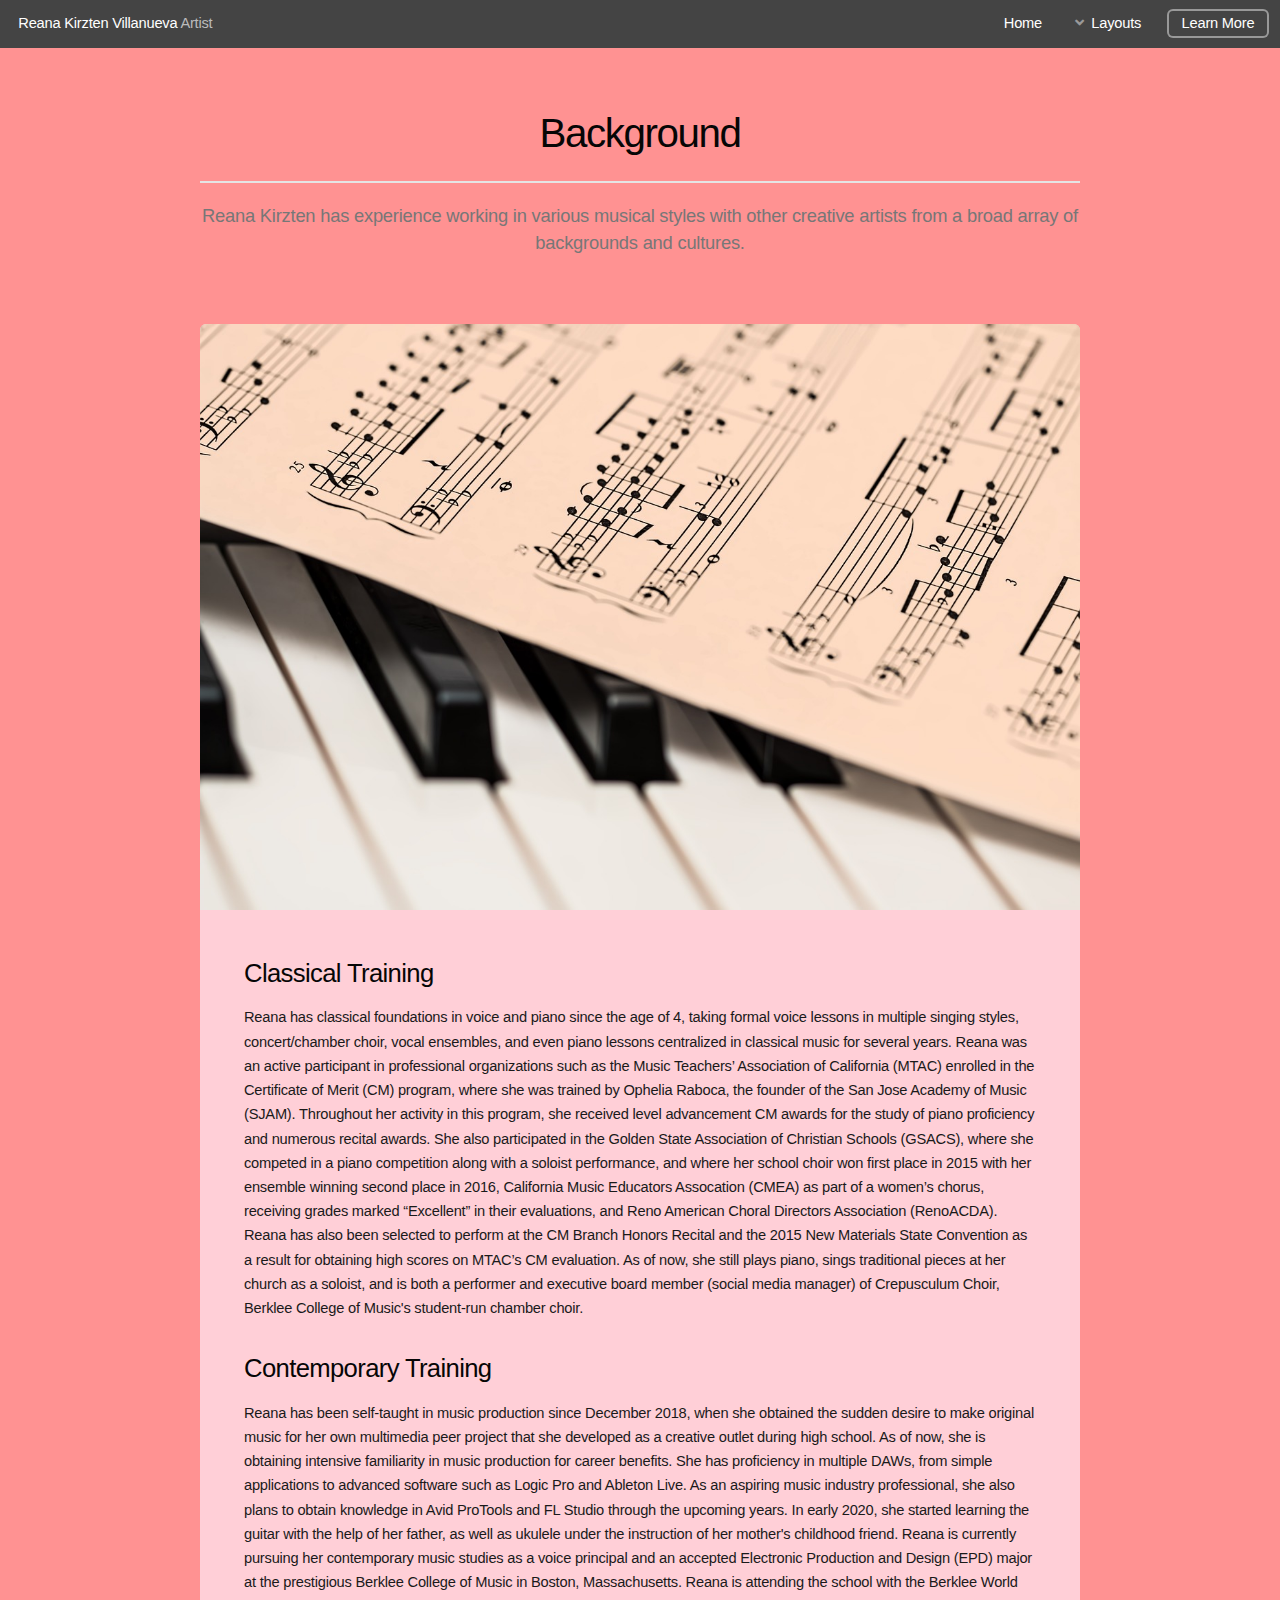
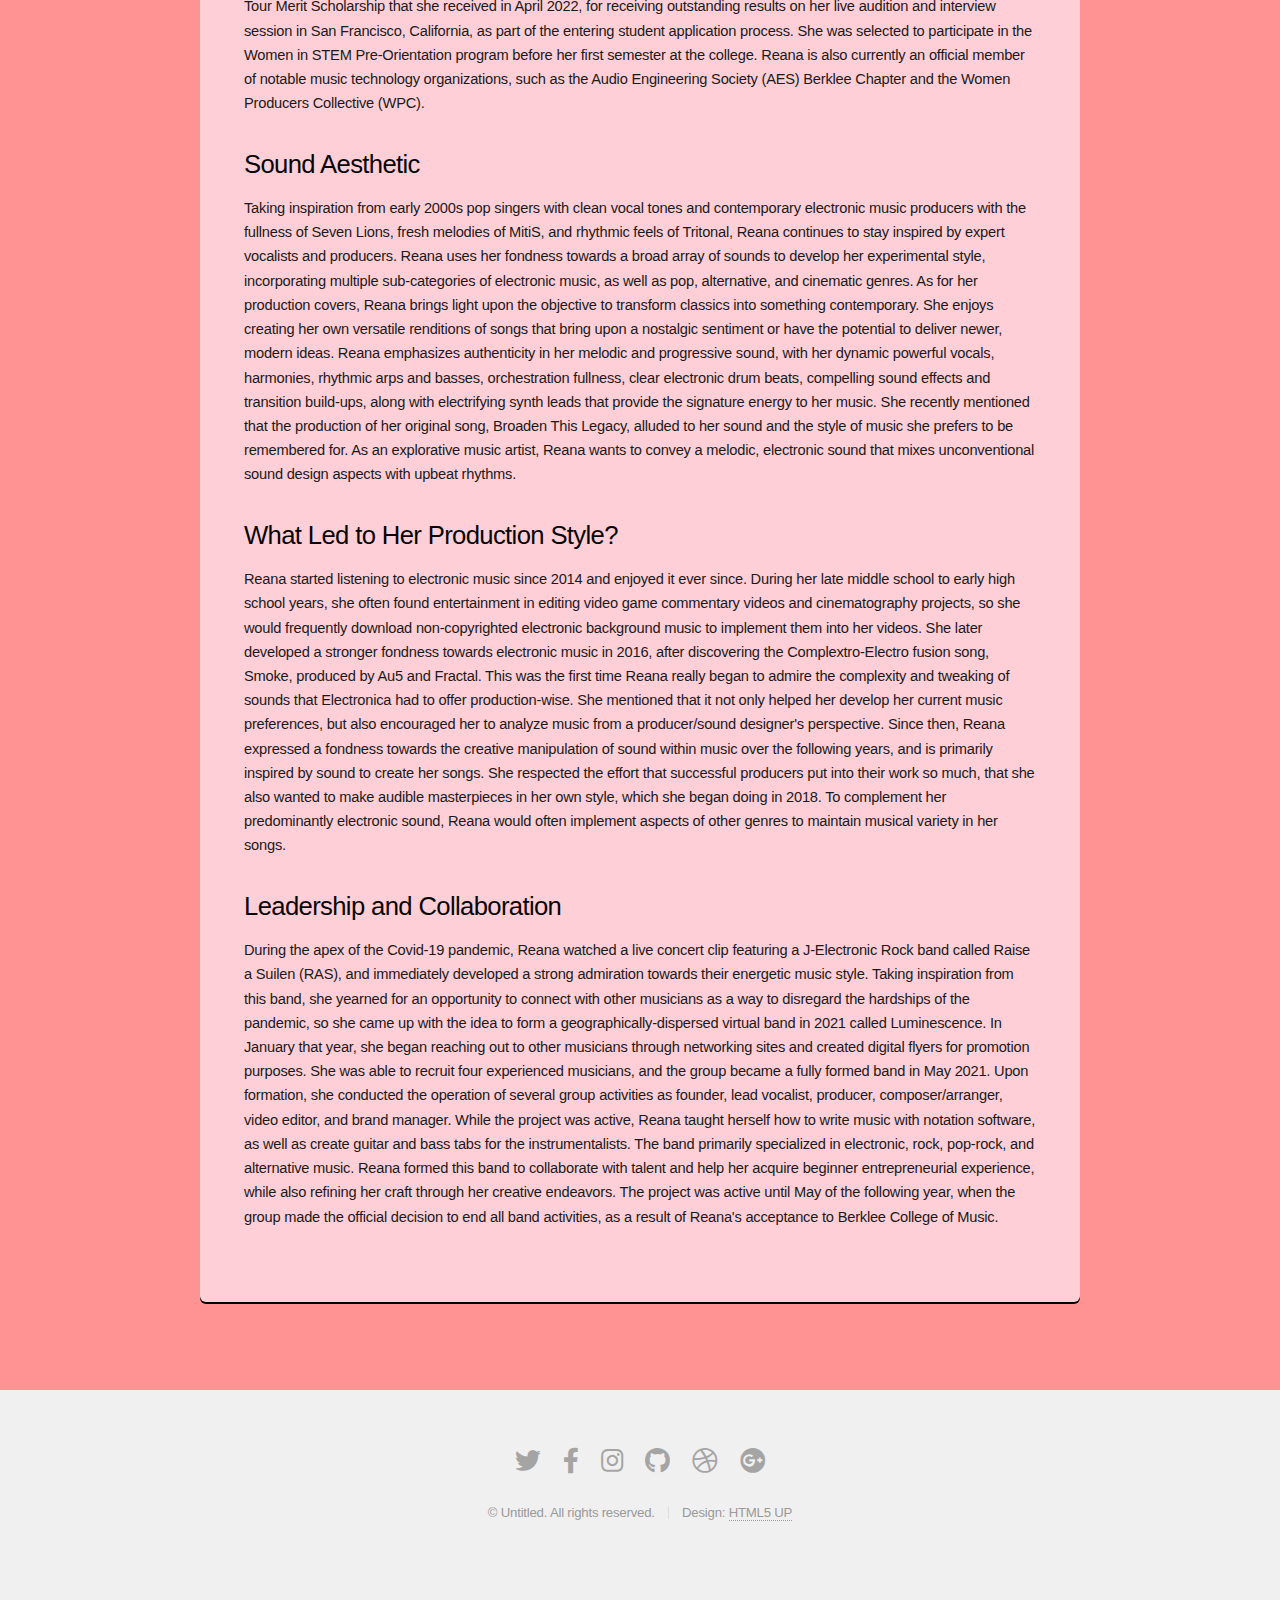
<file: contact.html>
<!DOCTYPE HTML>
<!--
	Reana Kirzten Villanueva
	html5up.net | @ajlkn
	Free for personal and commercial use under the CCA 3.0 license (html5up.net/license)
-->
<html>
	<head>
		<title>About - Reana Kirzten Villanueva</title>
		<meta charset="utf-8" />
		<meta name="viewport" content="width=device-width, initial-scale=1, user-scalable=no" />
		<link rel="stylesheet" href="assets/css/main.css" />
	</head>
	<body class="is-preload">
		<div id="page-wrapper">

			<!-- Header -->
				<header id="header">
					<h1><a href="index.html">Reana Kirzten Villanueva</a> Artist</h1>
					<nav id="nav">
						<ul>
							<li><a href="index.html">Home</a></li>
							<li>
								<a href="#" class="icon solid fa-angle-down">Layouts</a>
								<ul>
									<li><a href="generic.html">Bio</a></li>
									<li><a href="contact.html">Background</a></li>
									<li><a href="elements.html">Portfolio</a></li>
								</ul>
							</li>
							<li><a href="#" class="button">Learn More</a></li>
						</ul>
					</nav>
				</header>

			<!-- Main -->
				<section id="main" class="container">
					<header>
						<h2>Background</h2>
						<p>Reana Kirzten has experience working in various musical styles with other creative artists from a broad array of backgrounds and cultures.</p>
					</header>
					<div class="box">
						<span class="image featured"><img src="images/pianowithmusic.jpg" alt="" /></span>
						<h3>Classical Training</h3>
						<p>Reana has classical foundations in voice and piano since the age of 4, taking formal voice lessons in multiple singing styles, concert/chamber choir, vocal ensembles, and even piano lessons centralized in classical music for several years. Reana was an active participant in professional organizations such as the Music Teachers’ Association of California (MTAC) enrolled in the Certificate of Merit (CM) program, where she was trained by Ophelia Raboca, the founder of the San Jose Academy of Music (SJAM). Throughout her activity in this program, she received level advancement CM awards for the study of piano proficiency and numerous recital awards. She also participated in the Golden State Association of Christian Schools (GSACS), where she competed in a piano competition along with a soloist performance, and where her school choir won first place in 2015 with her ensemble winning second place in 2016, California Music Educators Assocation (CMEA) as part of a women’s chorus, receiving grades marked “Excellent” in their evaluations, and Reno American Choral Directors Association (RenoACDA). Reana has also been selected to perform at the CM Branch Honors Recital and the 2015 New Materials State Convention as a result for obtaining high scores on MTAC’s CM evaluation. As of now, she still plays piano, sings traditional pieces at her church as a soloist, and is both a performer and executive board member (social media manager) of Crepusculum Choir, Berklee College of Music's student-run chamber choir.</p>
						<div class="row">
							<div class="row-6 row-12-mobilep">
								<h3>Contemporary Training</h3>
								<p>Reana has been self-taught in music production since December 2018, when she obtained the sudden desire to make original music for her own multimedia peer project that she developed as a creative outlet during high school. As of now, she is obtaining intensive familiarity in music production for career benefits. She has proficiency in multiple DAWs, from simple applications to advanced software such as Logic Pro and Ableton Live. As an aspiring music industry professional, she also plans to obtain knowledge in Avid ProTools and FL Studio through the upcoming years. In early 2020, she started learning the guitar with the help of her father, as well as ukulele under the instruction of her mother's childhood friend. Reana is currently pursuing her contemporary music studies as a voice principal and an accepted Electronic Production and Design (EPD) major at the prestigious Berklee College of Music in Boston, Massachusetts. Reana is attending the school with the Berklee World Tour Merit Scholarship that she received in April 2022, for receiving outstanding results on her live audition and interview session in San Francisco, California, as part of the entering student application process. She was selected to participate in the Women in STEM Pre-Orientation program before her first semester at the college. Reana is also currently an official member of notable music technology organizations, such as the Audio Engineering Society (AES) Berklee Chapter and the Women Producers Collective (WPC).</p>
							</div>
							<div class="row-6 row-12-mobilep">
								<h3>Sound Aesthetic</h3>
								<p>Taking inspiration from early 2000s pop singers with clean vocal tones and contemporary electronic music producers with the fullness of Seven Lions, fresh melodies of MitiS, and rhythmic feels of Tritonal, Reana continues to stay inspired by expert vocalists and producers. Reana uses her fondness towards a broad array of sounds to develop her experimental style, incorporating multiple sub-categories of electronic music, as well as pop, alternative, and cinematic genres. As for her production covers, Reana brings light upon the objective to transform classics into something contemporary. She enjoys creating her own versatile renditions of songs that bring upon a nostalgic sentiment or have the potential to deliver newer, modern ideas. Reana emphasizes authenticity in her melodic and progressive sound, with her dynamic powerful vocals, harmonies, rhythmic arps and basses, orchestration fullness, clear electronic drum beats, compelling sound effects and transition build-ups, along with electrifying synth leads that provide the signature energy to her music. She recently mentioned that the production of her original song, Broaden This Legacy, alluded to her sound and the style of music she prefers to be remembered for. As an explorative music artist, Reana wants to convey a melodic, electronic sound that mixes unconventional sound design aspects with upbeat rhythms.</p>
							</div>
							<div class="row-6 row-12-mobilep">
								<h3>What Led to Her Production Style?</h3>
								<p>Reana started listening to electronic music since 2014 and enjoyed it ever since. During her late middle school to early high school years, she often found entertainment in editing video game commentary videos and cinematography projects, so she would frequently download non-copyrighted electronic background music to implement them into her videos. She later developed a stronger fondness towards electronic music in 2016, after discovering the Complextro-Electro fusion song, Smoke, produced by Au5 and Fractal. This was the first time Reana really began to admire the complexity and tweaking of sounds that Electronica had to offer production-wise. She mentioned that it not only helped her develop her current music preferences, but also encouraged her to analyze music from a producer/sound designer's perspective. Since then, Reana expressed a fondness towards the creative manipulation of sound within music over the following years, and is primarily inspired by sound to create her songs. She respected the effort that successful producers put into their work so much, that she also wanted to make audible masterpieces in her own style, which she began doing in 2018. To complement her predominantly electronic sound, Reana would often implement aspects of other genres to maintain musical variety in her songs.</p>
							</div>
							<div class="row-6 row-12-mobilep">
								<h3>Leadership and Collaboration</h3>
								<p>During the apex of the Covid-19 pandemic, Reana watched a live concert clip featuring a J-Electronic Rock band called Raise a Suilen (RAS), and immediately developed a strong admiration towards their energetic music style. Taking inspiration from this band, she yearned for an opportunity to connect with other musicians as a way to disregard the hardships of the pandemic, so she came up with the idea to form a geographically-dispersed virtual band in 2021 called Luminescence. In January that year, she began reaching out to other musicians through networking sites and created digital flyers for promotion purposes. She was able to recruit four experienced musicians, and the group became a fully formed band in May 2021. Upon formation, she conducted the operation of several group activities as founder, lead vocalist, producer, composer/arranger, video editor, and brand manager. While the project was active, Reana taught herself how to write music with notation software, as well as create guitar and bass tabs for the instrumentalists. The band primarily specialized in electronic, rock, pop-rock, and alternative music. Reana formed this band to collaborate with talent and help her acquire beginner entrepreneurial experience, while also refining her craft through her creative endeavors. The project was active until May of the following year, when the group made the official decision to end all band activities, as a result of Reana's acceptance to Berklee College of Music.</p>
							</div>
						</div>
					</div>
				</section>

			<!-- Footer -->
				<footer id="footer">
					<ul class="icons">
						<li><a href="#" class="icon brands fa-twitter"><span class="label">Twitter</span></a></li>
						<li><a href="#" class="icon brands fa-facebook-f"><span class="label">Facebook</span></a></li>
						<li><a href="#" class="icon brands fa-instagram"><span class="label">Instagram</span></a></li>
						<li><a href="#" class="icon brands fa-github"><span class="label">Github</span></a></li>
						<li><a href="#" class="icon brands fa-dribbble"><span class="label">Dribbble</span></a></li>
						<li><a href="#" class="icon brands fa-google-plus"><span class="label">Google+</span></a></li>
					</ul>
					<ul class="copyright">
						<li>&copy; Untitled. All rights reserved.</li><li>Design: <a href="http://html5up.net">HTML5 UP</a></li>
					</ul>
				</footer>

		</div>

		<!-- Scripts -->
			<script src="assets/js/jquery.min.js"></script>
			<script src="assets/js/jquery.dropotron.min.js"></script>
			<script src="assets/js/jquery.scrollex.min.js"></script>
			<script src="assets/js/browser.min.js"></script>
			<script src="assets/js/breakpoints.min.js"></script>
			<script src="assets/js/util.js"></script>
			<script src="assets/js/main.js"></script>

	</body>
</html>
</file>
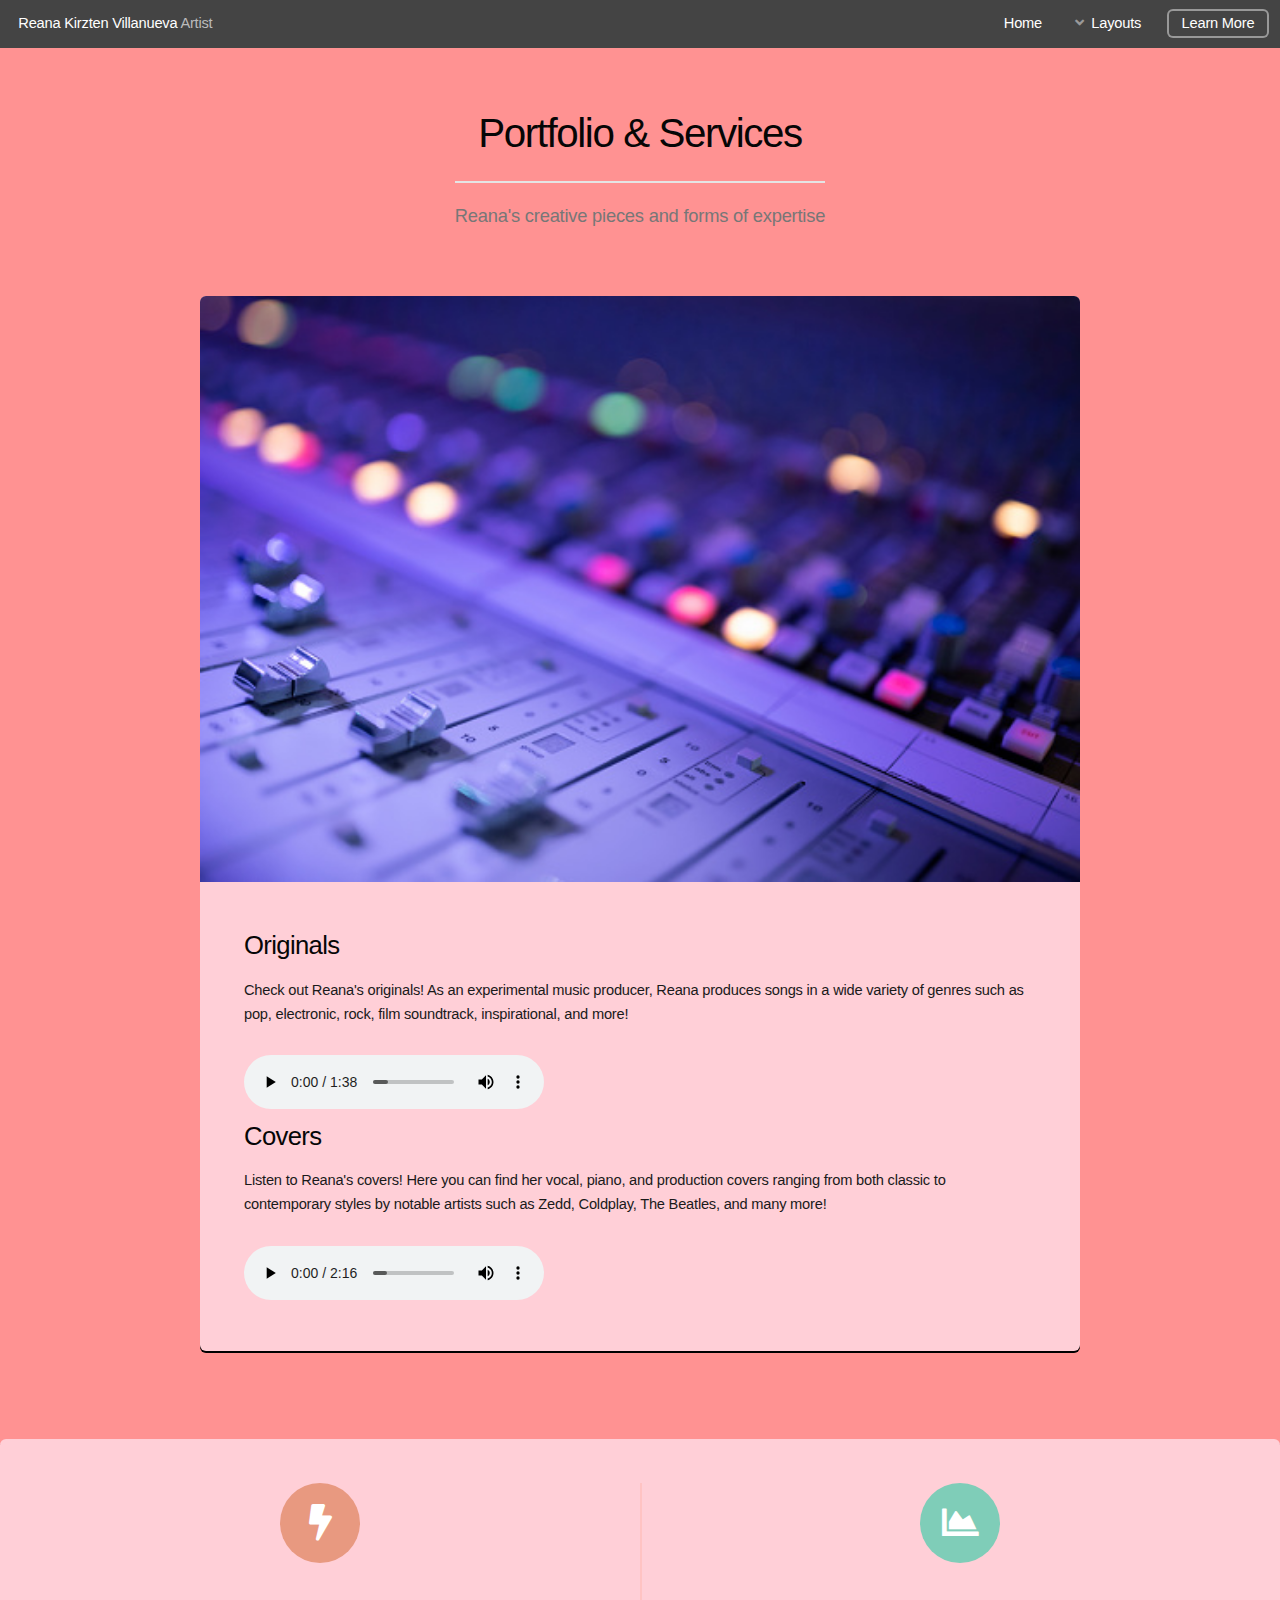
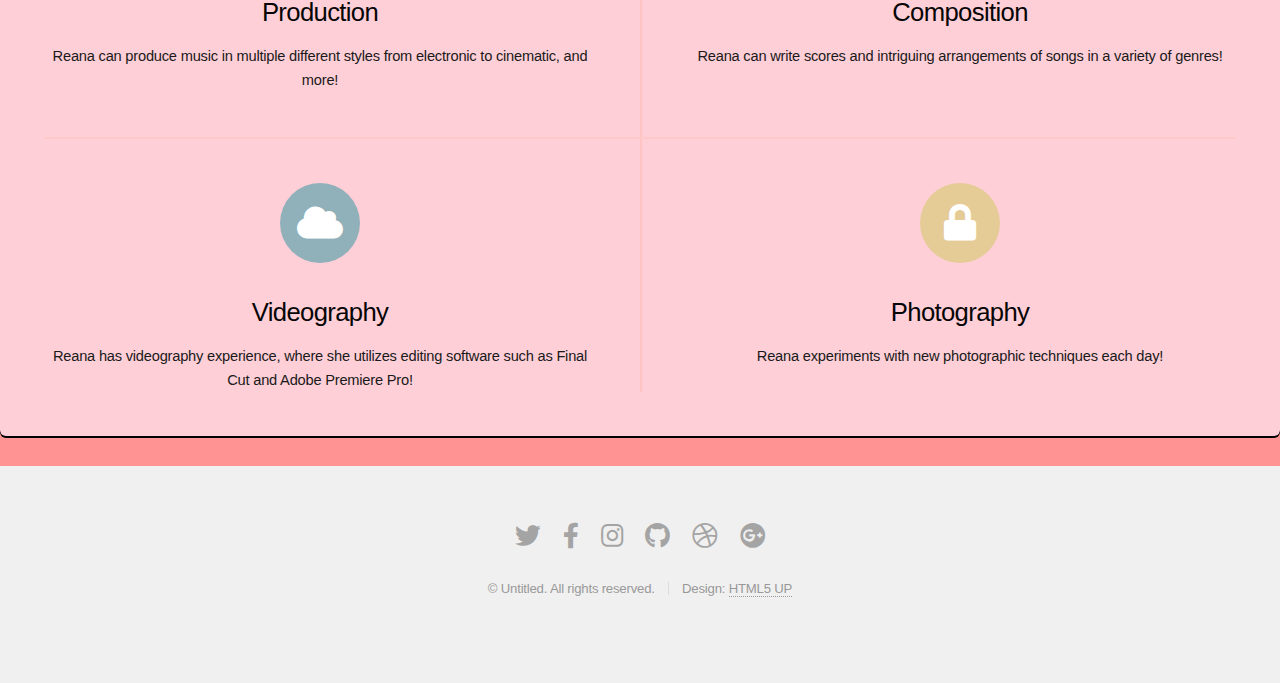
<file: elements.html>
<!DOCTYPE HTML>
<!--
	Reana Kirzten Villanueva
	html5up.net | @ajlkn
	Free for personal and commercial use under the CCA 3.0 license (html5up.net/license)
-->
<html>
	<head>
		<title>About - Reana Kirzten Villanueva</title>
		<meta charset="utf-8" />
		<meta name="viewport" content="width=device-width, initial-scale=1, user-scalable=no" />
		<link rel="stylesheet" href="assets/css/main.css" />
	</head>
	<body class="is-preload">
		<div id="page-wrapper">

			<!-- Header -->
				<header id="header">
					<h1><a href="index.html">Reana Kirzten Villanueva</a> Artist</h1>
					<nav id="nav">
						<ul>
							<li><a href="index.html">Home</a></li>
							<li>
								<a href="#" class="icon solid fa-angle-down">Layouts</a>
								<ul>
									<li><a href="generic.html">Bio</a></li>
									<li><a href="contact.html">Background</a></li>
									<li><a href="elements.html">Portfolio</a></li>
								</ul>
							</li>
							<li><a href="#" class="button">Learn More</a></li>
						</ul>
					</nav>
				</header>

			<!-- Main -->
				<section id="main" class="container">
					<header>
						<h2>Portfolio & Services</h2>
						<p>Reana's creative pieces and forms of expertise</p>
					</header>
					<div class="box">
						<span class="image featured"><img src="images/mixingconsole.jpeg" alt="" /></span>
						<h3>Originals</h3>
						<p>Check out Reana's originals! As an experimental music producer, Reana produces songs in a wide variety of genres such as pop, electronic, rock, film soundtrack, inspirational, and more!</p>
						<audio controls>
							<source src="audio/BroadenThisLegacy.mp3" type="audio/mp3">
						  </audio>
						<div class="row">
							<div class="row-6 row-12-mobilep">
								<h3>Covers</h3>
								<p>Listen to Reana's covers! Here you can find her vocal, piano, and production covers ranging from both classic to contemporary styles by notable artists such as Zedd, Coldplay, The Beatles, and many more!</p>
								<audio controls>
									<source src="audio/HigherPower.mp3" type="audio/mp3">
								  </audio>
							</div>
						</div>
					</div>
				</section>

				<section class="box special features">
					<div class="features-row">
						<section>
							<span class="icon solid major fa-bolt accent2"></span>
							<h3>Production</h3>
							<p>Reana can produce music in multiple different styles from electronic to cinematic, and more!</p>
						</section>
						<section>
							<span class="icon solid major fa-chart-area accent3"></span>
							<h3>Composition</h3>
							<p>Reana can write scores and intriguing arrangements of songs in a variety of genres!</p>
						</section>
					</div>
					<div class="features-row">
						<section>
							<span class="icon solid major fa-cloud accent4"></span>
							<h3>Videography</h3>
							<p>Reana has videography experience, where she utilizes editing software such as Final Cut and Adobe Premiere Pro!</p>
						</section>
						<section>
							<span class="icon solid major fa-lock accent5"></span>
							<h3>Photography</h3>
							<p>Reana experiments with new photographic techniques each day!</p>
						</section>
					</div>
				</section>

			<!-- Footer -->
				<footer id="footer">
					<ul class="icons">
						<li><a href="#" class="icon brands fa-twitter"><span class="label">Twitter</span></a></li>
						<li><a href="#" class="icon brands fa-facebook-f"><span class="label">Facebook</span></a></li>
						<li><a href="#" class="icon brands fa-instagram"><span class="label">Instagram</span></a></li>
						<li><a href="#" class="icon brands fa-github"><span class="label">Github</span></a></li>
						<li><a href="#" class="icon brands fa-dribbble"><span class="label">Dribbble</span></a></li>
						<li><a href="#" class="icon brands fa-google-plus"><span class="label">Google+</span></a></li>
					</ul>
					<ul class="copyright">
						<li>&copy; Untitled. All rights reserved.</li><li>Design: <a href="http://html5up.net">HTML5 UP</a></li>
					</ul>
				</footer>

		</div>

		<!-- Scripts -->
			<script src="assets/js/jquery.min.js"></script>
			<script src="assets/js/jquery.dropotron.min.js"></script>
			<script src="assets/js/jquery.scrollex.min.js"></script>
			<script src="assets/js/browser.min.js"></script>
			<script src="assets/js/breakpoints.min.js"></script>
			<script src="assets/js/util.js"></script>
			<script src="assets/js/main.js"></script>

	</body>
</html>
</file>
<file: assets/css/main.css>
@import url("fontawesome-all.min.css");
@import url("https://fonts.googleapis.com/css?family=Source+Sans+Pro:300,400,300italic,400italic");

/*
	Alpha by HTML5 UP
	html5up.net | @ajlkn
	Free for personal and commercial use under the CCA 3.0 license (html5up.net/license)
*/

/* Reset */

/* Based on meyerweb.com/eric/tools/css/reset (v2.0 | 20110126 | License: public domain) */

	html, body, div, span, applet, object,
	iframe, h1, h2, h3, h4, h5, h6, p, blockquote,
	pre, a, abbr, acronym, address, big, cite,
	code, del, dfn, em, img, ins, kbd, q, s, samp,
	small, strike, strong, sub, sup, tt, var, b,
	u, i, center, dl, dt, dd, ol, ul, li, fieldset,
	form, label, legend, table, caption, tbody,
	tfoot, thead, tr, th, td, article, aside,
	canvas, details, embed, figure, figcaption,
	footer, header, hgroup, menu, nav, output, ruby,
	section, summary, time, mark, audio, video {
		margin: 0;
		padding: 0;
		border: 0;
		font-size: 100%;
		font: inherit;
		vertical-align: baseline;
	}

	article, aside, details, figcaption, figure,
	footer, header, hgroup, menu, nav, section {
		display: block;
	}

	body {
		line-height: 1;
	}

	ol, ul {
		list-style: none;
	}

	blockquote, q {
		quotes: none;
	}

		blockquote:before, blockquote:after, q:before, q:after {
			content: '';
			content: none;
		}

	table {
		border-collapse: collapse;
		border-spacing: 0;
	}

	body {
		-webkit-text-size-adjust: none;
	}

	mark {
		background-color: crimson;
		color: inherit;
	}

	input::-moz-focus-inner {
		border: 0;
		padding: 0;
	}

	input, select, textarea {
		-moz-appearance: none;
		-webkit-appearance: none;
		-ms-appearance: none;
		appearance: none;
	}

/* Basic */

	@-ms-viewport {
		width: device-width;
	}

	body {
		-ms-overflow-style: scrollbar;
	}

	@media screen and (max-width: 480px) {

		html, body {
			min-width: 320px;
		}

	}

	html {
		box-sizing: border-box;
	}

	*, *:before, *:after {
		box-sizing: inherit;
	}

	body {
		background: #ff9292;
	}

	body, input, select, textarea {
		color: rgb(26, 26, 26);
		font-family: "Gill Sans", sans-serif;
		font-weight: bold;
		font-size: 16pt;
		font-weight: 300;
		line-height: 1.65em;
		letter-spacing: -0.015em;
	}

	a {
		-moz-transition: color 0.2s ease-in-out, border-bottom-color 0.2s ease-in-out;
		-webkit-transition: color 0.2s ease-in-out, border-bottom-color 0.2s ease-in-out;
		-ms-transition: color 0.2s ease-in-out, border-bottom-color 0.2s ease-in-out;
		transition: color 0.2s ease-in-out, border-bottom-color 0.2s ease-in-out;
		border-bottom: dotted 1px;
		color: #e89980;
		text-decoration: none;
	}

		a:hover {
			border-bottom-color: transparent;
		}

	strong, b {
		color: #ff0000;
		font-weight: 400;
	}

	em, i {
		font-style: italic;
	}

	p {
		margin: 0 0 2em 0;
	}

	h1, h2, h3, h4, h5, h6 {
		color: #060606;
		font-weight: 300;
		line-height: 1em;
		margin: 0 0 0.5em 0;
	}

		h1 a, h2 a, h3 a, h4 a, h5 a, h6 a {
			color: inherit;
			text-decoration: none;
		}

	h2 {
		font-size: 2.25em;
		line-height: 1.5em;
		letter-spacing: -0.035em;
	}

	h3 {
		font-size: 1.75em;
		line-height: 1.5em;
		letter-spacing: -0.025em;
	}

	h4 {
		font-size: 1.1em;
		line-height: 1.5em;
		letter-spacing: 0;
	}

	h5 {
		font-size: 0.9em;
		line-height: 1.5em;
		letter-spacing: 0;
	}

	h6 {
		font-size: 0.7em;
		line-height: 1.5em;
		letter-spacing: 0;
	}

	sub {
		font-size: 0.8em;
		position: relative;
		top: 0.5em;
	}

	sup {
		font-size: 0.8em;
		position: relative;
		top: -0.5em;
	}

	hr {
		border: 0;
		border-bottom: solid 2px #e5e5e5;
		margin: 2em 0;
	}

		hr.major {
			margin: 3em 0;
		}

	blockquote {
		border-left: solid 4px #ffd000;
		font-style: italic;
		margin: 0 0 2em 0;
		padding: 0.5em 0 0.5em 2em;
	}

	pre {
		-webkit-overflow-scrolling: touch;
		background: #aafffe;
		border-radius: 6px;
		border: solid 1px #e5e5e5;
		font-family: monospace;
		font-size: 0.9em;
		line-height: 1.75em;
		margin: 0 0 2em 0;
		overflow-x: auto;
		padding: 1em 1.5em;
	}

	code {
		background: #ff7676;
		border-radius: 6px;
		border: solid 1px #ffcccc;
		font-family: monospace;
		font-size: 0.9em;
		margin: 0 0.25em;
		padding: 0.25em 0.65em;
	}

	.align-left {
		text-align: left;
	}

	.align-center {
		text-align: center;
	}

	.align-right {
		text-align: right;
	}

/* Row */

	.row {
		display: flex;
		flex-wrap: wrap;
		box-sizing: border-box;
		align-items: stretch;
	}

		.row > * {
			box-sizing: border-box;
		}

		.row.gtr-uniform > * > :last-child {
			margin-bottom: 0;
		}

		.row.aln-left {
			justify-content: flex-start;
		}

		.row.aln-center {
			justify-content: center;
		}

		.row.aln-right {
			justify-content: flex-end;
		}

		.row.aln-top {
			align-items: flex-start;
		}

		.row.aln-middle {
			align-items: center;
		}

		.row.aln-bottom {
			align-items: flex-end;
		}

		.row > .imp {
			order: -1;
		}

		.row > .col-1 {
			width: 8.33333%;
		}

		.row > .off-1 {
			margin-left: 8.33333%;
		}

		.row > .col-2 {
			width: 16.66667%;
		}

		.row > .off-2 {
			margin-left: 16.66667%;
		}

		.row > .col-3 {
			width: 25%;
		}

		.row > .off-3 {
			margin-left: 25%;
		}

		.row > .col-4 {
			width: 33.33333%;
		}

		.row > .off-4 {
			margin-left: 33.33333%;
		}

		.row > .col-5 {
			width: 41.66667%;
		}

		.row > .off-5 {
			margin-left: 41.66667%;
		}

		.row > .col-6 {
			width: 50%;
		}

		.row > .off-6 {
			margin-left: 50%;
		}

		.row > .col-7 {
			width: 58.33333%;
		}

		.row > .off-7 {
			margin-left: 58.33333%;
		}

		.row > .col-8 {
			width: 66.66667%;
		}

		.row > .off-8 {
			margin-left: 66.66667%;
		}

		.row > .col-9 {
			width: 75%;
		}

		.row > .off-9 {
			margin-left: 75%;
		}

		.row > .col-10 {
			width: 83.33333%;
		}

		.row > .off-10 {
			margin-left: 83.33333%;
		}

		.row > .col-11 {
			width: 91.66667%;
		}

		.row > .off-11 {
			margin-left: 91.66667%;
		}

		.row > .col-12 {
			width: 100%;
		}

		.row > .off-12 {
			margin-left: 100%;
		}

		.row.gtr-0 {
			margin-top: 0;
			margin-left: 0em;
		}

			.row.gtr-0 > * {
				padding: 0 0 0 0em;
			}

			.row.gtr-0.gtr-uniform {
				margin-top: 0em;
			}

				.row.gtr-0.gtr-uniform > * {
					padding-top: 0em;
				}

		.row.gtr-25 {
			margin-top: 0;
			margin-left: -0.5em;
		}

			.row.gtr-25 > * {
				padding: 0 0 0 0.5em;
			}

			.row.gtr-25.gtr-uniform {
				margin-top: -0.5em;
			}

				.row.gtr-25.gtr-uniform > * {
					padding-top: 0.5em;
				}

		.row.gtr-50 {
			margin-top: 0;
			margin-left: -1em;
		}

			.row.gtr-50 > * {
				padding: 0 0 0 1em;
			}

			.row.gtr-50.gtr-uniform {
				margin-top: -1em;
			}

				.row.gtr-50.gtr-uniform > * {
					padding-top: 1em;
				}

		.row {
			margin-top: 0;
			margin-left: -2em;
		}

			.row > * {
				padding: 0 0 0 2em;
			}

			.row.gtr-uniform {
				margin-top: -2em;
			}

				.row.gtr-uniform > * {
					padding-top: 2em;
				}

		.row.gtr-150 {
			margin-top: 0;
			margin-left: -3em;
		}

			.row.gtr-150 > * {
				padding: 0 0 0 3em;
			}

			.row.gtr-150.gtr-uniform {
				margin-top: -3em;
			}

				.row.gtr-150.gtr-uniform > * {
					padding-top: 3em;
				}

		.row.gtr-200 {
			margin-top: 0;
			margin-left: -4em;
		}

			.row.gtr-200 > * {
				padding: 0 0 0 4em;
			}

			.row.gtr-200.gtr-uniform {
				margin-top: -4em;
			}

				.row.gtr-200.gtr-uniform > * {
					padding-top: 4em;
				}

		@media screen and (max-width: 1680px) {

			.row {
				display: flex;
				flex-wrap: wrap;
				box-sizing: border-box;
				align-items: stretch;
			}

				.row > * {
					box-sizing: border-box;
				}

				.row.gtr-uniform > * > :last-child {
					margin-bottom: 0;
				}

				.row.aln-left {
					justify-content: flex-start;
				}

				.row.aln-center {
					justify-content: center;
				}

				.row.aln-right {
					justify-content: flex-end;
				}

				.row.aln-top {
					align-items: flex-start;
				}

				.row.aln-middle {
					align-items: center;
				}

				.row.aln-bottom {
					align-items: flex-end;
				}

				.row > .imp-wide {
					order: -1;
				}

				.row > .col-1-wide {
					width: 8.33333%;
				}

				.row > .off-1-wide {
					margin-left: 8.33333%;
				}

				.row > .col-2-wide {
					width: 16.66667%;
				}

				.row > .off-2-wide {
					margin-left: 16.66667%;
				}

				.row > .col-3-wide {
					width: 25%;
				}

				.row > .off-3-wide {
					margin-left: 25%;
				}

				.row > .col-4-wide {
					width: 33.33333%;
				}

				.row > .off-4-wide {
					margin-left: 33.33333%;
				}

				.row > .col-5-wide {
					width: 41.66667%;
				}

				.row > .off-5-wide {
					margin-left: 41.66667%;
				}

				.row > .col-6-wide {
					width: 50%;
				}

				.row > .off-6-wide {
					margin-left: 50%;
				}

				.row > .col-7-wide {
					width: 58.33333%;
				}

				.row > .off-7-wide {
					margin-left: 58.33333%;
				}

				.row > .col-8-wide {
					width: 66.66667%;
				}

				.row > .off-8-wide {
					margin-left: 66.66667%;
				}

				.row > .col-9-wide {
					width: 75%;
				}

				.row > .off-9-wide {
					margin-left: 75%;
				}

				.row > .col-10-wide {
					width: 83.33333%;
				}

				.row > .off-10-wide {
					margin-left: 83.33333%;
				}

				.row > .col-11-wide {
					width: 91.66667%;
				}

				.row > .off-11-wide {
					margin-left: 91.66667%;
				}

				.row > .col-12-wide {
					width: 100%;
				}

				.row > .off-12-wide {
					margin-left: 100%;
				}

				.row.gtr-0 {
					margin-top: 0;
					margin-left: 0em;
				}

					.row.gtr-0 > * {
						padding: 0 0 0 0em;
					}

					.row.gtr-0.gtr-uniform {
						margin-top: 0em;
					}

						.row.gtr-0.gtr-uniform > * {
							padding-top: 0em;
						}

				.row.gtr-25 {
					margin-top: 0;
					margin-left: -0.5em;
				}

					.row.gtr-25 > * {
						padding: 0 0 0 0.5em;
					}

					.row.gtr-25.gtr-uniform {
						margin-top: -0.5em;
					}

						.row.gtr-25.gtr-uniform > * {
							padding-top: 0.5em;
						}

				.row.gtr-50 {
					margin-top: 0;
					margin-left: -1em;
				}

					.row.gtr-50 > * {
						padding: 0 0 0 1em;
					}

					.row.gtr-50.gtr-uniform {
						margin-top: -1em;
					}

						.row.gtr-50.gtr-uniform > * {
							padding-top: 1em;
						}

				.row {
					margin-top: 0;
					margin-left: -2em;
				}

					.row > * {
						padding: 0 0 0 2em;
					}

					.row.gtr-uniform {
						margin-top: -2em;
					}

						.row.gtr-uniform > * {
							padding-top: 2em;
						}

				.row.gtr-150 {
					margin-top: 0;
					margin-left: -3em;
				}

					.row.gtr-150 > * {
						padding: 0 0 0 3em;
					}

					.row.gtr-150.gtr-uniform {
						margin-top: -3em;
					}

						.row.gtr-150.gtr-uniform > * {
							padding-top: 3em;
						}

				.row.gtr-200 {
					margin-top: 0;
					margin-left: -4em;
				}

					.row.gtr-200 > * {
						padding: 0 0 0 4em;
					}

					.row.gtr-200.gtr-uniform {
						margin-top: -4em;
					}

						.row.gtr-200.gtr-uniform > * {
							padding-top: 4em;
						}

		}

		@media screen and (max-width: 1280px) {

			.row {
				display: flex;
				flex-wrap: wrap;
				box-sizing: border-box;
				align-items: stretch;
			}

				.row > * {
					box-sizing: border-box;
				}

				.row.gtr-uniform > * > :last-child {
					margin-bottom: 0;
				}

				.row.aln-left {
					justify-content: flex-start;
				}

				.row.aln-center {
					justify-content: center;
				}

				.row.aln-right {
					justify-content: flex-end;
				}

				.row.aln-top {
					align-items: flex-start;
				}

				.row.aln-middle {
					align-items: center;
				}

				.row.aln-bottom {
					align-items: flex-end;
				}

				.row > .imp-normal {
					order: -1;
				}

				.row > .col-1-normal {
					width: 8.33333%;
				}

				.row > .off-1-normal {
					margin-left: 8.33333%;
				}

				.row > .col-2-normal {
					width: 16.66667%;
				}

				.row > .off-2-normal {
					margin-left: 16.66667%;
				}

				.row > .col-3-normal {
					width: 25%;
				}

				.row > .off-3-normal {
					margin-left: 25%;
				}

				.row > .col-4-normal {
					width: 33.33333%;
				}

				.row > .off-4-normal {
					margin-left: 33.33333%;
				}

				.row > .col-5-normal {
					width: 41.66667%;
				}

				.row > .off-5-normal {
					margin-left: 41.66667%;
				}

				.row > .col-6-normal {
					width: 50%;
				}

				.row > .off-6-normal {
					margin-left: 50%;
				}

				.row > .col-7-normal {
					width: 58.33333%;
				}

				.row > .off-7-normal {
					margin-left: 58.33333%;
				}

				.row > .col-8-normal {
					width: 66.66667%;
				}

				.row > .off-8-normal {
					margin-left: 66.66667%;
				}

				.row > .col-9-normal {
					width: 75%;
				}

				.row > .off-9-normal {
					margin-left: 75%;
				}

				.row > .col-10-normal {
					width: 83.33333%;
				}

				.row > .off-10-normal {
					margin-left: 83.33333%;
				}

				.row > .col-11-normal {
					width: 91.66667%;
				}

				.row > .off-11-normal {
					margin-left: 91.66667%;
				}

				.row > .col-12-normal {
					width: 100%;
				}

				.row > .off-12-normal {
					margin-left: 100%;
				}

				.row.gtr-0 {
					margin-top: 0;
					margin-left: 0em;
				}

					.row.gtr-0 > * {
						padding: 0 0 0 0em;
					}

					.row.gtr-0.gtr-uniform {
						margin-top: 0em;
					}

						.row.gtr-0.gtr-uniform > * {
							padding-top: 0em;
						}

				.row.gtr-25 {
					margin-top: 0;
					margin-left: -0.5em;
				}

					.row.gtr-25 > * {
						padding: 0 0 0 0.5em;
					}

					.row.gtr-25.gtr-uniform {
						margin-top: -0.5em;
					}

						.row.gtr-25.gtr-uniform > * {
							padding-top: 0.5em;
						}

				.row.gtr-50 {
					margin-top: 0;
					margin-left: -1em;
				}

					.row.gtr-50 > * {
						padding: 0 0 0 1em;
					}

					.row.gtr-50.gtr-uniform {
						margin-top: -1em;
					}

						.row.gtr-50.gtr-uniform > * {
							padding-top: 1em;
						}

				.row {
					margin-top: 0;
					margin-left: -2em;
				}

					.row > * {
						padding: 0 0 0 2em;
					}

					.row.gtr-uniform {
						margin-top: -2em;
					}

						.row.gtr-uniform > * {
							padding-top: 2em;
						}

				.row.gtr-150 {
					margin-top: 0;
					margin-left: -3em;
				}

					.row.gtr-150 > * {
						padding: 0 0 0 3em;
					}

					.row.gtr-150.gtr-uniform {
						margin-top: -3em;
					}

						.row.gtr-150.gtr-uniform > * {
							padding-top: 3em;
						}

				.row.gtr-200 {
					margin-top: 0;
					margin-left: -4em;
				}

					.row.gtr-200 > * {
						padding: 0 0 0 4em;
					}

					.row.gtr-200.gtr-uniform {
						margin-top: -4em;
					}

						.row.gtr-200.gtr-uniform > * {
							padding-top: 4em;
						}

		}

		@media screen and (max-width: 980px) {

			.row {
				display: flex;
				flex-wrap: wrap;
				box-sizing: border-box;
				align-items: stretch;
			}

				.row > * {
					box-sizing: border-box;
				}

				.row.gtr-uniform > * > :last-child {
					margin-bottom: 0;
				}

				.row.aln-left {
					justify-content: flex-start;
				}

				.row.aln-center {
					justify-content: center;
				}

				.row.aln-right {
					justify-content: flex-end;
				}

				.row.aln-top {
					align-items: flex-start;
				}

				.row.aln-middle {
					align-items: center;
				}

				.row.aln-bottom {
					align-items: flex-end;
				}

				.row > .imp-narrow {
					order: -1;
				}

				.row > .col-1-narrow {
					width: 8.33333%;
				}

				.row > .off-1-narrow {
					margin-left: 8.33333%;
				}

				.row > .col-2-narrow {
					width: 16.66667%;
				}

				.row > .off-2-narrow {
					margin-left: 16.66667%;
				}

				.row > .col-3-narrow {
					width: 25%;
				}

				.row > .off-3-narrow {
					margin-left: 25%;
				}

				.row > .col-4-narrow {
					width: 33.33333%;
				}

				.row > .off-4-narrow {
					margin-left: 33.33333%;
				}

				.row > .col-5-narrow {
					width: 41.66667%;
				}

				.row > .off-5-narrow {
					margin-left: 41.66667%;
				}

				.row > .col-6-narrow {
					width: 50%;
				}

				.row > .off-6-narrow {
					margin-left: 50%;
				}

				.row > .col-7-narrow {
					width: 58.33333%;
				}

				.row > .off-7-narrow {
					margin-left: 58.33333%;
				}

				.row > .col-8-narrow {
					width: 66.66667%;
				}

				.row > .off-8-narrow {
					margin-left: 66.66667%;
				}

				.row > .col-9-narrow {
					width: 75%;
				}

				.row > .off-9-narrow {
					margin-left: 75%;
				}

				.row > .col-10-narrow {
					width: 83.33333%;
				}

				.row > .off-10-narrow {
					margin-left: 83.33333%;
				}

				.row > .col-11-narrow {
					width: 91.66667%;
				}

				.row > .off-11-narrow {
					margin-left: 91.66667%;
				}

				.row > .col-12-narrow {
					width: 100%;
				}

				.row > .off-12-narrow {
					margin-left: 100%;
				}

				.row.gtr-0 {
					margin-top: 0;
					margin-left: 0em;
				}

					.row.gtr-0 > * {
						padding: 0 0 0 0em;
					}

					.row.gtr-0.gtr-uniform {
						margin-top: 0em;
					}

						.row.gtr-0.gtr-uniform > * {
							padding-top: 0em;
						}

				.row.gtr-25 {
					margin-top: 0;
					margin-left: -0.5em;
				}

					.row.gtr-25 > * {
						padding: 0 0 0 0.5em;
					}

					.row.gtr-25.gtr-uniform {
						margin-top: -0.5em;
					}

						.row.gtr-25.gtr-uniform > * {
							padding-top: 0.5em;
						}

				.row.gtr-50 {
					margin-top: 0;
					margin-left: -1em;
				}

					.row.gtr-50 > * {
						padding: 0 0 0 1em;
					}

					.row.gtr-50.gtr-uniform {
						margin-top: -1em;
					}

						.row.gtr-50.gtr-uniform > * {
							padding-top: 1em;
						}

				.row {
					margin-top: 0;
					margin-left: -2em;
				}

					.row > * {
						padding: 0 0 0 2em;
					}

					.row.gtr-uniform {
						margin-top: -2em;
					}

						.row.gtr-uniform > * {
							padding-top: 2em;
						}

				.row.gtr-150 {
					margin-top: 0;
					margin-left: -3em;
				}

					.row.gtr-150 > * {
						padding: 0 0 0 3em;
					}

					.row.gtr-150.gtr-uniform {
						margin-top: -3em;
					}

						.row.gtr-150.gtr-uniform > * {
							padding-top: 3em;
						}

				.row.gtr-200 {
					margin-top: 0;
					margin-left: -4em;
				}

					.row.gtr-200 > * {
						padding: 0 0 0 4em;
					}

					.row.gtr-200.gtr-uniform {
						margin-top: -4em;
					}

						.row.gtr-200.gtr-uniform > * {
							padding-top: 4em;
						}

		}

		@media screen and (max-width: 840px) {

			.row {
				display: flex;
				flex-wrap: wrap;
				box-sizing: border-box;
				align-items: stretch;
			}

				.row > * {
					box-sizing: border-box;
				}

				.row.gtr-uniform > * > :last-child {
					margin-bottom: 0;
				}

				.row.aln-left {
					justify-content: flex-start;
				}

				.row.aln-center {
					justify-content: center;
				}

				.row.aln-right {
					justify-content: flex-end;
				}

				.row.aln-top {
					align-items: flex-start;
				}

				.row.aln-middle {
					align-items: center;
				}

				.row.aln-bottom {
					align-items: flex-end;
				}

				.row > .imp-narrower {
					order: -1;
				}

				.row > .col-1-narrower {
					width: 8.33333%;
				}

				.row > .off-1-narrower {
					margin-left: 8.33333%;
				}

				.row > .col-2-narrower {
					width: 16.66667%;
				}

				.row > .off-2-narrower {
					margin-left: 16.66667%;
				}

				.row > .col-3-narrower {
					width: 25%;
				}

				.row > .off-3-narrower {
					margin-left: 25%;
				}

				.row > .col-4-narrower {
					width: 33.33333%;
				}

				.row > .off-4-narrower {
					margin-left: 33.33333%;
				}

				.row > .col-5-narrower {
					width: 41.66667%;
				}

				.row > .off-5-narrower {
					margin-left: 41.66667%;
				}

				.row > .col-6-narrower {
					width: 50%;
				}

				.row > .off-6-narrower {
					margin-left: 50%;
				}

				.row > .col-7-narrower {
					width: 58.33333%;
				}

				.row > .off-7-narrower {
					margin-left: 58.33333%;
				}

				.row > .col-8-narrower {
					width: 66.66667%;
				}

				.row > .off-8-narrower {
					margin-left: 66.66667%;
				}

				.row > .col-9-narrower {
					width: 75%;
				}

				.row > .off-9-narrower {
					margin-left: 75%;
				}

				.row > .col-10-narrower {
					width: 83.33333%;
				}

				.row > .off-10-narrower {
					margin-left: 83.33333%;
				}

				.row > .col-11-narrower {
					width: 91.66667%;
				}

				.row > .off-11-narrower {
					margin-left: 91.66667%;
				}

				.row > .col-12-narrower {
					width: 100%;
				}

				.row > .off-12-narrower {
					margin-left: 100%;
				}

				.row.gtr-0 {
					margin-top: 0;
					margin-left: 0em;
				}

					.row.gtr-0 > * {
						padding: 0 0 0 0em;
					}

					.row.gtr-0.gtr-uniform {
						margin-top: 0em;
					}

						.row.gtr-0.gtr-uniform > * {
							padding-top: 0em;
						}

				.row.gtr-25 {
					margin-top: 0;
					margin-left: -0.5em;
				}

					.row.gtr-25 > * {
						padding: 0 0 0 0.5em;
					}

					.row.gtr-25.gtr-uniform {
						margin-top: -0.5em;
					}

						.row.gtr-25.gtr-uniform > * {
							padding-top: 0.5em;
						}

				.row.gtr-50 {
					margin-top: 0;
					margin-left: -1em;
				}

					.row.gtr-50 > * {
						padding: 0 0 0 1em;
					}

					.row.gtr-50.gtr-uniform {
						margin-top: -1em;
					}

						.row.gtr-50.gtr-uniform > * {
							padding-top: 1em;
						}

				.row {
					margin-top: 0;
					margin-left: -2em;
				}

					.row > * {
						padding: 0 0 0 2em;
					}

					.row.gtr-uniform {
						margin-top: -2em;
					}

						.row.gtr-uniform > * {
							padding-top: 2em;
						}

				.row.gtr-150 {
					margin-top: 0;
					margin-left: -3em;
				}

					.row.gtr-150 > * {
						padding: 0 0 0 3em;
					}

					.row.gtr-150.gtr-uniform {
						margin-top: -3em;
					}

						.row.gtr-150.gtr-uniform > * {
							padding-top: 3em;
						}

				.row.gtr-200 {
					margin-top: 0;
					margin-left: -4em;
				}

					.row.gtr-200 > * {
						padding: 0 0 0 4em;
					}

					.row.gtr-200.gtr-uniform {
						margin-top: -4em;
					}

						.row.gtr-200.gtr-uniform > * {
							padding-top: 4em;
						}

		}

		@media screen and (max-width: 736px) {

			.row {
				display: flex;
				flex-wrap: wrap;
				box-sizing: border-box;
				align-items: stretch;
			}

				.row > * {
					box-sizing: border-box;
				}

				.row.gtr-uniform > * > :last-child {
					margin-bottom: 0;
				}

				.row.aln-left {
					justify-content: flex-start;
				}

				.row.aln-center {
					justify-content: center;
				}

				.row.aln-right {
					justify-content: flex-end;
				}

				.row.aln-top {
					align-items: flex-start;
				}

				.row.aln-middle {
					align-items: center;
				}

				.row.aln-bottom {
					align-items: flex-end;
				}

				.row > .imp-mobile {
					order: -1;
				}

				.row > .col-1-mobile {
					width: 8.33333%;
				}

				.row > .off-1-mobile {
					margin-left: 8.33333%;
				}

				.row > .col-2-mobile {
					width: 16.66667%;
				}

				.row > .off-2-mobile {
					margin-left: 16.66667%;
				}

				.row > .col-3-mobile {
					width: 25%;
				}

				.row > .off-3-mobile {
					margin-left: 25%;
				}

				.row > .col-4-mobile {
					width: 33.33333%;
				}

				.row > .off-4-mobile {
					margin-left: 33.33333%;
				}

				.row > .col-5-mobile {
					width: 41.66667%;
				}

				.row > .off-5-mobile {
					margin-left: 41.66667%;
				}

				.row > .col-6-mobile {
					width: 50%;
				}

				.row > .off-6-mobile {
					margin-left: 50%;
				}

				.row > .col-7-mobile {
					width: 58.33333%;
				}

				.row > .off-7-mobile {
					margin-left: 58.33333%;
				}

				.row > .col-8-mobile {
					width: 66.66667%;
				}

				.row > .off-8-mobile {
					margin-left: 66.66667%;
				}

				.row > .col-9-mobile {
					width: 75%;
				}

				.row > .off-9-mobile {
					margin-left: 75%;
				}

				.row > .col-10-mobile {
					width: 83.33333%;
				}

				.row > .off-10-mobile {
					margin-left: 83.33333%;
				}

				.row > .col-11-mobile {
					width: 91.66667%;
				}

				.row > .off-11-mobile {
					margin-left: 91.66667%;
				}

				.row > .col-12-mobile {
					width: 100%;
				}

				.row > .off-12-mobile {
					margin-left: 100%;
				}

				.row.gtr-0 {
					margin-top: 0;
					margin-left: 0em;
				}

					.row.gtr-0 > * {
						padding: 0 0 0 0em;
					}

					.row.gtr-0.gtr-uniform {
						margin-top: 0em;
					}

						.row.gtr-0.gtr-uniform > * {
							padding-top: 0em;
						}

				.row.gtr-25 {
					margin-top: 0;
					margin-left: -0.5em;
				}

					.row.gtr-25 > * {
						padding: 0 0 0 0.5em;
					}

					.row.gtr-25.gtr-uniform {
						margin-top: -0.5em;
					}

						.row.gtr-25.gtr-uniform > * {
							padding-top: 0.5em;
						}

				.row.gtr-50 {
					margin-top: 0;
					margin-left: -1em;
				}

					.row.gtr-50 > * {
						padding: 0 0 0 1em;
					}

					.row.gtr-50.gtr-uniform {
						margin-top: -1em;
					}

						.row.gtr-50.gtr-uniform > * {
							padding-top: 1em;
						}

				.row {
					margin-top: 0;
					margin-left: -2em;
				}

					.row > * {
						padding: 0 0 0 2em;
					}

					.row.gtr-uniform {
						margin-top: -2em;
					}

						.row.gtr-uniform > * {
							padding-top: 2em;
						}

				.row.gtr-150 {
					margin-top: 0;
					margin-left: -3em;
				}

					.row.gtr-150 > * {
						padding: 0 0 0 3em;
					}

					.row.gtr-150.gtr-uniform {
						margin-top: -3em;
					}

						.row.gtr-150.gtr-uniform > * {
							padding-top: 3em;
						}

				.row.gtr-200 {
					margin-top: 0;
					margin-left: -4em;
				}

					.row.gtr-200 > * {
						padding: 0 0 0 4em;
					}

					.row.gtr-200.gtr-uniform {
						margin-top: -4em;
					}

						.row.gtr-200.gtr-uniform > * {
							padding-top: 4em;
						}

		}

		@media screen and (max-width: 480px) {

			.row {
				display: flex;
				flex-wrap: wrap;
				box-sizing: border-box;
				align-items: stretch;
			}

				.row > * {
					box-sizing: border-box;
				}

				.row.gtr-uniform > * > :last-child {
					margin-bottom: 0;
				}

				.row.aln-left {
					justify-content: flex-start;
				}

				.row.aln-center {
					justify-content: center;
				}

				.row.aln-right {
					justify-content: flex-end;
				}

				.row.aln-top {
					align-items: flex-start;
				}

				.row.aln-middle {
					align-items: center;
				}

				.row.aln-bottom {
					align-items: flex-end;
				}

				.row > .imp-mobilep {
					order: -1;
				}

				.row > .col-1-mobilep {
					width: 8.33333%;
				}

				.row > .off-1-mobilep {
					margin-left: 8.33333%;
				}

				.row > .col-2-mobilep {
					width: 16.66667%;
				}

				.row > .off-2-mobilep {
					margin-left: 16.66667%;
				}

				.row > .col-3-mobilep {
					width: 25%;
				}

				.row > .off-3-mobilep {
					margin-left: 25%;
				}

				.row > .col-4-mobilep {
					width: 33.33333%;
				}

				.row > .off-4-mobilep {
					margin-left: 33.33333%;
				}

				.row > .col-5-mobilep {
					width: 41.66667%;
				}

				.row > .off-5-mobilep {
					margin-left: 41.66667%;
				}

				.row > .col-6-mobilep {
					width: 50%;
				}

				.row > .off-6-mobilep {
					margin-left: 50%;
				}

				.row > .col-7-mobilep {
					width: 58.33333%;
				}

				.row > .off-7-mobilep {
					margin-left: 58.33333%;
				}

				.row > .col-8-mobilep {
					width: 66.66667%;
				}

				.row > .off-8-mobilep {
					margin-left: 66.66667%;
				}

				.row > .col-9-mobilep {
					width: 75%;
				}

				.row > .off-9-mobilep {
					margin-left: 75%;
				}

				.row > .col-10-mobilep {
					width: 83.33333%;
				}

				.row > .off-10-mobilep {
					margin-left: 83.33333%;
				}

				.row > .col-11-mobilep {
					width: 91.66667%;
				}

				.row > .off-11-mobilep {
					margin-left: 91.66667%;
				}

				.row > .col-12-mobilep {
					width: 100%;
				}

				.row > .off-12-mobilep {
					margin-left: 100%;
				}

				.row.gtr-0 {
					margin-top: 0;
					margin-left: 0em;
				}

					.row.gtr-0 > * {
						padding: 0 0 0 0em;
					}

					.row.gtr-0.gtr-uniform {
						margin-top: 0em;
					}

						.row.gtr-0.gtr-uniform > * {
							padding-top: 0em;
						}

				.row.gtr-25 {
					margin-top: 0;
					margin-left: -0.5em;
				}

					.row.gtr-25 > * {
						padding: 0 0 0 0.5em;
					}

					.row.gtr-25.gtr-uniform {
						margin-top: -0.5em;
					}

						.row.gtr-25.gtr-uniform > * {
							padding-top: 0.5em;
						}

				.row.gtr-50 {
					margin-top: 0;
					margin-left: -1em;
				}

					.row.gtr-50 > * {
						padding: 0 0 0 1em;
					}

					.row.gtr-50.gtr-uniform {
						margin-top: -1em;
					}

						.row.gtr-50.gtr-uniform > * {
							padding-top: 1em;
						}

				.row {
					margin-top: 0;
					margin-left: -2em;
				}

					.row > * {
						padding: 0 0 0 2em;
					}

					.row.gtr-uniform {
						margin-top: -2em;
					}

						.row.gtr-uniform > * {
							padding-top: 2em;
						}

				.row.gtr-150 {
					margin-top: 0;
					margin-left: -3em;
				}

					.row.gtr-150 > * {
						padding: 0 0 0 3em;
					}

					.row.gtr-150.gtr-uniform {
						margin-top: -3em;
					}

						.row.gtr-150.gtr-uniform > * {
							padding-top: 3em;
						}

				.row.gtr-200 {
					margin-top: 0;
					margin-left: -4em;
				}

					.row.gtr-200 > * {
						padding: 0 0 0 4em;
					}

					.row.gtr-200.gtr-uniform {
						margin-top: -4em;
					}

						.row.gtr-200.gtr-uniform > * {
							padding-top: 4em;
						}

		}

/* Container */

	.container {
		margin: 0 auto;
		max-width: calc(100% - 5em);
		width: 60em;
	}

		.container.xsmall {
			width: 15em;
		}

		.container.small {
			width: 30em;
		}

		.container.medium {
			width: 45em;
		}

		.container.large {
			width: 75em;
		}

		.container.xlarge {
			width: 90em;
		}

		.container.max {
			width: 100%;
		}

		@media screen and (max-width: 840px) {

			.container {
				width: 100% !important;
			}

		}

		@media screen and (max-width: 736px) {

			.container {
				max-width: 100%;
			}

		}

/* Section/Article */

	section.special, article.special {
		text-align: center;
	}

	header p {
		color: #999;
		position: relative;
		margin: 0 0 1.5em 0;
		font-style: italic;
	}

	header h2 + p {
		font-size: 1.25em;
		margin-top: -1em;
		line-height: 1.5em;
	}

	header h3 + p {
		font-size: 1.1em;
		margin-top: -0.85em;
		line-height: 1.5em;
	}

	header h4 + p,
	header h5 + p,
	header h6 + p {
		font-size: 0.8em;
		margin-top: -0.5em;
		line-height: 1.5em;
	}

	header.major {
		padding: 1em 0;
		text-align: center;
	}

		header.major h2 {
			margin: 0;
		}

		header.major p {
			display: inline-block;
			border-top: solid 2px #e5e5e5;
			color: rgb(0, 0, 0);
			margin: 1.5em 0 0 0;
			padding: 1.5em 0 0 0;
			font-style: normal;
		}

/* Form */

	form {
		margin: 0 0 2em 0;
	}

	label {
		color: #ffa3a3;
		display: block;
		font-size: 0.9em;
		font-weight: 300;
		margin: 0 0 1em 0;
	}

	input[type="text"],
	input[type="password"],
	input[type="email"],
	select,
	textarea {
		-moz-appearance: none;
		-webkit-appearance: none;
		-ms-appearance: none;
		appearance: none;
		background-color: #004cff;
		border-radius: 6px;
		border: solid 1px #9dbcff;
		color: inherit;
		display: block;
		outline: 0;
		padding: 0 1em;
		text-decoration: none;
		width: 100%;
	}

		input[type="text"]:invalid,
		input[type="password"]:invalid,
		input[type="email"]:invalid,
		select:invalid,
		textarea:invalid {
			box-shadow: none;
		}

		input[type="text"]:focus,
		input[type="password"]:focus,
		input[type="email"]:focus,
		select:focus,
		textarea:focus {
			border-color: #000000;
			box-shadow: 0 0 0 2px #040100;
		}

	select {
		background-image: url("data:image/svg+xml;charset=utf8,%3Csvg xmlns='http://www.w3.org/2000/svg' width='40' height='40' preserveAspectRatio='none' viewBox='0 0 40 40'%3E%3Cpath d='M9.4,12.3l10.4,10.4l10.4-10.4c0.2-0.2,0.5-0.4,0.9-0.4c0.3,0,0.6,0.1,0.9,0.4l3.3,3.3c0.2,0.2,0.4,0.5,0.4,0.9 c0,0.4-0.1,0.6-0.4,0.9L20.7,31.9c-0.2,0.2-0.5,0.4-0.9,0.4c-0.3,0-0.6-0.1-0.9-0.4L4.3,17.3c-0.2-0.2-0.4-0.5-0.4-0.9 c0-0.4,0.1-0.6,0.4-0.9l3.3-3.3c0.2-0.2,0.5-0.4,0.9-0.4S9.1,12.1,9.4,12.3z' fill='%23e5e5e5' /%3E%3C/svg%3E");
		background-size: 1.25em;
		background-repeat: no-repeat;
		background-position: calc(100% - 1em) center;
		height: 3em;
		padding-right: 3em;
		text-overflow: ellipsis;
	}

		select option {
			color: rgb(255, 0, 247);
			background-color: #c800ff;
		}

		select:focus::-ms-value {
			background-color: transparent;
		}

		select::-ms-expand {
			display: none;
		}

	input[type="text"],
	input[type="password"],
	input[type="email"],
	select {
		height: 3em;
	}

	textarea {
		padding: 0.75em 1em;
	}

	input[type="checkbox"],
	input[type="radio"] {
		-moz-appearance: none;
		-webkit-appearance: none;
		-ms-appearance: none;
		appearance: none;
		display: block;
		float: left;
		margin-right: -2em;
		opacity: 0;
		width: 1em;
		z-index: -1;
	}

		input[type="checkbox"] + label,
		input[type="radio"] + label {
			text-decoration: none;
			color: #777;
			cursor: pointer;
			display: inline-block;
			font-size: 1em;
			font-weight: 300;
			padding-left: 2.55em;
			padding-right: 0.75em;
			position: relative;
		}

			input[type="checkbox"] + label:before,
			input[type="radio"] + label:before {
				-moz-osx-font-smoothing: grayscale;
				-webkit-font-smoothing: antialiased;
				display: inline-block;
				font-style: normal;
				font-variant: normal;
				text-rendering: auto;
				line-height: 1;
				text-transform: none !important;
				font-family: 'Font Awesome 5 Free';
				font-weight: 900;
			}

			input[type="checkbox"] + label:before,
			input[type="radio"] + label:before {
				background: #ffccc0;
				border-radius: 6px;
				border: solid 1px #e5e5e5;
				content: '';
				display: inline-block;
				font-size: 0.8em;
				height: 2.25em;
				left: 0;
				line-height: 2.25em;
				position: absolute;
				text-align: center;
				top: 0;
				width: 2.25em;
			}

		input[type="checkbox"]:checked + label:before,
		input[type="radio"]:checked + label:before {
			background: rgb(36, 0, 237);
			border-color: rgb(48, 48, 48);
			color: #ffe3e3;
			content: '\f00c';
		}

		input[type="checkbox"]:focus + label:before,
		input[type="radio"]:focus + label:before {
			border-color: #e89980;
			box-shadow: 0 0 0 1px #e89980;
		}

	input[type="checkbox"] + label:before {
		border-radius: 6px;
	}

	input[type="radio"] + label:before {
		border-radius: 100%;
	}

	::-webkit-input-placeholder {
		color: #999 !important;
		opacity: 1.0;
	}

	:-moz-placeholder {
		color: #999 !important;
		opacity: 1.0;
	}

	::-moz-placeholder {
		color: #999 !important;
		opacity: 1.0;
	}

	:-ms-input-placeholder {
		color: #999 !important;
		opacity: 1.0;
	}

/* Box */

	.box {
		background: rgb(255, 207, 215);
		border-radius: 6px;
		box-shadow: 0 2px 0 0 #000000;
		margin: 0 0 2em 0;
		padding: 3em;
	}

		.box > :last-child {
			margin-bottom: 0;
		}

		.box.alt {
			background: none !important;
			border-radius: 0 !important;
			box-shadow: none !important;
			margin: 0 0 2em 0;
			padding: 0 !important;
		}

		.box.features .features-row {
			border-top: solid 2px #ffc9c9;
			position: relative;
		}

			.box.features .features-row:after {
				clear: both;
				content: '';
				display: block;
			}

			.box.features .features-row section {
				float: left;
				padding: 3em;
				width: 50%;
			}

				.box.features .features-row section :last-child {
					margin-bottom: 0;
				}

				.box.features .features-row section:nth-child(2n) {
					padding-right: 0;
				}

					.box.features .features-row section:nth-child(2n):before {
						background: #ffc3c3;
						content: '';
						display: block;
						height: 100%;
						margin-left: -3em;
						position: absolute;
						top: 0;
						width: 2px;
					}

				.box.features .features-row section:nth-child(2n-1) {
					padding-left: 0;
				}

			.box.features .features-row:first-child {
				border-top: 0;
			}

				.box.features .features-row:first-child section {
					padding-top: 0;
				}

			.box.features .features-row:last-child {
				padding-bottom: 0;
			}

				.box.features .features-row:last-child section {
					padding-bottom: 0;
				}

		.box.special {
			text-align: center;
		}

		.box .image.featured {
			border-radius: 0;
			display: block;
			margin: 3em 0 3em -3em;
			position: relative;
			width: calc(100% + 6em);
		}

			.box .image.featured img {
				border-radius: 0;
				display: block;
				width: 100%;
			}

			.box .image.featured:first-child {
				border-radius: 6px 6px 0 0;
				margin-bottom: 3em;
				margin-top: -3em;
			}

				.box .image.featured:first-child img {
					border-radius: 6px 6px 0 0;
				}

			.box .image.featured:last-child {
				border-radius: 0 0 6px 6px;
				margin-bottom: -3em;
				margin-top: 3em;
			}

				.box .image.featured:last-child img {
					border-radius: 0 0 6px 6px;
				}

/* Icon */

	.icon {
		text-decoration: none;
		border-bottom: none;
		position: relative;
	}

		.icon:before {
			-moz-osx-font-smoothing: grayscale;
			-webkit-font-smoothing: antialiased;
			display: inline-block;
			font-style: normal;
			font-variant: normal;
			text-rendering: auto;
			line-height: 1;
			text-transform: none !important;
			font-family: 'Font Awesome 5 Free';
			font-weight: 400;
		}

		.icon > .label {
			display: none;
		}

		.icon:before {
			line-height: inherit;
		}

		.icon.solid:before {
			font-weight: 900;
		}

		.icon.brands:before {
			font-family: 'Font Awesome 5 Brands';
		}

		.icon.major {
			background: rgb(255, 0, 89);
			border-radius: 100%;
			color: #ffffff;
			cursor: default;
			display: inline-block;
			height: 5.5em;
			line-height: 5.5em;
			margin: 0 0 2em 0;
			width: 5.5em;
		}

			.icon.major:before {
				font-size: 2.5em;
			}

			.icon.major.accent1 {
				background: #666;
				color: #ffffff;
			}

			.icon.major.accent2 {
				background: #e89980;
				color: #ffffff;
			}

			.icon.major.accent3 {
				background: #7fcdb8;
				color: #ffffff;
			}

			.icon.major.accent4 {
				background: #90b0ba;
				color: #ffffff;
			}

			.icon.major.accent5 {
				background: #e5cb95;
				color: #ffffff;
			}

/* Image */

	.image {
		border-radius: 6px;
		border: 0;
		display: inline-block;
		position: relative;
	}

		.image img {
			border-radius: 6px;
			display: block;
		}

		.image.left {
			float: left;
			padding: 0 1.5em 1em 0;
			top: 0.25em;
		}

		.image.right {
			float: right;
			padding: 0 0 1em 1.5em;
			top: 0.25em;
		}

		.image.fit {
			display: block;
			margin: 0 0 2em 0;
			width: 100%;
		}

			.image.fit img {
				display: block;
				width: 100%;
			}

/* List */

	ol {
		list-style: decimal;
		margin: 0 0 2em 0;
		padding-left: 1.25em;
	}

		ol li {
			padding-left: 0.25em;
		}

	ul {
		list-style: disc;
		margin: 0 0 2em 0;
		padding-left: 1em;
	}

		ul li {
			padding-left: 0.5em;
		}

		ul.alt {
			list-style: none;
			padding-left: 0;
		}

			ul.alt li {
				border-top: solid 1px #e5e5e5;
				padding: 0.5em 0;
			}

				ul.alt li:first-child {
					border-top: 0;
					padding-top: 0;
				}

		ul.icons {
			cursor: default;
			list-style: none;
			padding-left: 0;
		}

			ul.icons li {
				display: inline-block;
				padding: 0 1.25em 0 0;
			}

				ul.icons li:last-child {
					padding-right: 0;
				}

				ul.icons li .icon {
					color: inherit;
				}

					ul.icons li .icon:before {
						font-size: 1.75em;
					}

	dl {
		margin: 0 0 2em 0;
	}

/* Actions */

	ul.actions {
		display: -moz-flex;
		display: -webkit-flex;
		display: -ms-flex;
		display: flex;
		cursor: default;
		list-style: none;
		margin-left: -1em;
		padding-left: 0;
	}

		ul.actions li {
			padding: 0 0 0 1em;
			vertical-align: middle;
		}

		ul.actions.special {
			-moz-justify-content: center;
			-webkit-justify-content: center;
			-ms-justify-content: center;
			justify-content: center;
			width: 100%;
			margin-left: 0;
		}

			ul.actions.special li:first-child {
				padding-left: 0;
			}

		ul.actions.stacked {
			-moz-flex-direction: column;
			-webkit-flex-direction: column;
			-ms-flex-direction: column;
			flex-direction: column;
			margin-left: 0;
		}

			ul.actions.stacked li {
				padding: 1.3em 0 0 0;
			}

				ul.actions.stacked li:first-child {
					padding-top: 0;
				}

		ul.actions.fit {
			width: calc(100% + 1em);
		}

			ul.actions.fit li {
				-moz-flex-grow: 1;
				-webkit-flex-grow: 1;
				-ms-flex-grow: 1;
				flex-grow: 1;
				-moz-flex-shrink: 1;
				-webkit-flex-shrink: 1;
				-ms-flex-shrink: 1;
				flex-shrink: 1;
				width: 100%;
			}

				ul.actions.fit li > * {
					width: 100%;
				}

			ul.actions.fit.stacked {
				width: 100%;
			}

		@media screen and (max-width: 480px) {

			ul.actions:not(.fixed) {
				-moz-flex-direction: column;
				-webkit-flex-direction: column;
				-ms-flex-direction: column;
				flex-direction: column;
				margin-left: 0;
				width: 100% !important;
			}

				ul.actions:not(.fixed) li {
					-moz-flex-grow: 1;
					-webkit-flex-grow: 1;
					-ms-flex-grow: 1;
					flex-grow: 1;
					-moz-flex-shrink: 1;
					-webkit-flex-shrink: 1;
					-ms-flex-shrink: 1;
					flex-shrink: 1;
					padding: 1em 0 0 0;
					text-align: center;
					width: 100%;
				}

					ul.actions:not(.fixed) li > * {
						width: 100%;
					}

					ul.actions:not(.fixed) li:first-child {
						padding-top: 0;
					}

					ul.actions:not(.fixed) li input[type="submit"],
					ul.actions:not(.fixed) li input[type="reset"],
					ul.actions:not(.fixed) li input[type="button"],
					ul.actions:not(.fixed) li button,
					ul.actions:not(.fixed) li .button {
						width: 100%;
					}

						ul.actions:not(.fixed) li input[type="submit"].icon:before,
						ul.actions:not(.fixed) li input[type="reset"].icon:before,
						ul.actions:not(.fixed) li input[type="button"].icon:before,
						ul.actions:not(.fixed) li button.icon:before,
						ul.actions:not(.fixed) li .button.icon:before {
							margin-left: -0.5em;
						}

		}

/* Table */

	.table-wrapper {
		-webkit-overflow-scrolling: touch;
		overflow-x: auto;
	}

	table {
		margin: 0 0 2em 0;
		width: 100%;
	}

		table tbody tr {
			border: solid 1px #e5e5e5;
			border-left: 0;
			border-right: 0;
		}

			table tbody tr:nth-child(2n + 1) {
				background-color: #f8f8f8;
			}

		table td {
			padding: 0.75em 0.75em;
		}

		table th {
			color: #fa0019;
			font-size: 0.9em;
			font-weight: 300;
			padding: 0 0.75em 0.75em 0.75em;
			text-align: left;
		}

		table thead {
			border-bottom: solid 2px #e5e5e5;
		}

		table tfoot {
			border-top: solid 2px #e5e5e5;
		}

		table.alt {
			border-collapse: separate;
		}

			table.alt tbody tr td {
				border: solid 1px #e5e5e5;
				border-left-width: 0;
				border-top-width: 0;
			}

				table.alt tbody tr td:first-child {
					border-left-width: 1px;
				}

			table.alt tbody tr:first-child td {
				border-top-width: 1px;
			}

			table.alt thead {
				border-bottom: 0;
			}

			table.alt tfoot {
				border-top: 0;
			}

/* Button */

	input[type="submit"],
	input[type="reset"],
	input[type="button"],
	.button {
		-moz-appearance: none;
		-webkit-appearance: none;
		-ms-appearance: none;
		appearance: none;
		-moz-transition: background-color 0.2s ease-in-out, color 0.2s ease-in-out;
		-webkit-transition: background-color 0.2s ease-in-out, color 0.2s ease-in-out;
		-ms-transition: background-color 0.2s ease-in-out, color 0.2s ease-in-out;
		transition: background-color 0.2s ease-in-out, color 0.2s ease-in-out;
		background-color: #666;
		border-radius: 6px;
		border: 0;
		color: #ffffff;
		cursor: pointer;
		display: inline-block;
		font-weight: 400;
		height: 3em;
		line-height: 3em;
		padding: 0 2em;
		text-align: center;
		text-decoration: none;
		white-space: nowrap;
	}

		input[type="submit"]:hover,
		input[type="reset"]:hover,
		input[type="button"]:hover,
		.button:hover {
			background-color: #737373;
		}

		input[type="submit"]:active,
		input[type="reset"]:active,
		input[type="button"]:active,
		.button:active {
			background-color: #595959;
		}

		input[type="submit"].icon,
		input[type="reset"].icon,
		input[type="button"].icon,
		.button.icon {
			padding-left: 1.35em;
		}

			input[type="submit"].icon:before,
			input[type="reset"].icon:before,
			input[type="button"].icon:before,
			.button.icon:before {
				margin-right: 0.5em;
			}

		input[type="submit"].fit,
		input[type="reset"].fit,
		input[type="button"].fit,
		.button.fit {
			width: 100%;
		}

		input[type="submit"].small,
		input[type="reset"].small,
		input[type="button"].small,
		.button.small {
			font-size: 0.8em;
			height: 2.7em;
			line-height: 2.7em;
		}

		input[type="submit"].large,
		input[type="reset"].large,
		input[type="button"].large,
		.button.large {
			font-size: 1.25em;
			height: 2.7em;
			line-height: 2.7em;
		}

		input[type="submit"].alt,
		input[type="reset"].alt,
		input[type="button"].alt,
		.button.alt {
			background-color: transparent;
			box-shadow: inset 0 0 0 2px #e5e5e5;
			color: #777;
		}

			input[type="submit"].alt:hover,
			input[type="reset"].alt:hover,
			input[type="button"].alt:hover,
			.button.alt:hover {
				background-color: #f8f8f8;
			}

			input[type="submit"].alt:active,
			input[type="reset"].alt:active,
			input[type="button"].alt:active,
			.button.alt:active {
				background-color: #f0f0f0;
			}

			input[type="submit"].alt.icon:before,
			input[type="reset"].alt.icon:before,
			input[type="button"].alt.icon:before,
			.button.alt.icon:before {
				color: #999;
			}

		input[type="submit"].primary,
		input[type="reset"].primary,
		input[type="button"].primary,
		.button.primary {
			background-color: #e89980;
			color: #ffffff !important;
		}

			input[type="submit"].primary:hover,
			input[type="reset"].primary:hover,
			input[type="button"].primary:hover,
			.button.primary:hover {
				background-color: #ecaa96;
			}

			input[type="submit"].primary:active,
			input[type="reset"].primary:active,
			input[type="button"].primary:active,
			.button.primary:active {
				background-color: #e4886a;
			}

		input[type="submit"].disabled, input[type="submit"]:disabled,
		input[type="reset"].disabled,
		input[type="reset"]:disabled,
		input[type="button"].disabled,
		input[type="button"]:disabled,
		.button.disabled,
		.button:disabled {
			background-color: #777 !important;
			box-shadow: inset 0 -0.15em 0 0 rgba(0, 0, 0, 0.15);
			color: #f5f5f5 !important;
			cursor: default;
			opacity: 0.25;
		}

/* Header */

	#page-wrapper {
		padding-top: 3em;
	}

	body.landing #page-wrapper {
		padding-top: 0;
	}

	@-moz-keyframes reveal-header {
		0% {
			top: -5em;
		}

		100% {
			top: 0;
		}
	}

	@-webkit-keyframes reveal-header {
		0% {
			top: -5em;
		}

		100% {
			top: 0;
		}
	}

	@-ms-keyframes reveal-header {
		0% {
			top: -5em;
		}

		100% {
			top: 0;
		}
	}

	@keyframes reveal-header {
		0% {
			top: -5em;
		}

		100% {
			top: 0;
		}
	}

	#header {
		background: #444;
		color: #bbb;
		cursor: default;
		height: 3.25em;
		left: 0;
		line-height: 3.25em;
		position: fixed;
		top: 0;
		width: 100%;
		z-index: 10000;
	}

		#header h1 {
			color: inherit;
			height: inherit;
			left: 1.25em;
			line-height: inherit;
			margin: 0;
			padding: 0;
			position: absolute;
			top: 0;
		}

			#header h1 a {
				color: #fff;
				font-weight: 400;
				border: 0;
			}

		#header nav {
			height: inherit;
			line-height: inherit;
			position: absolute;
			right: 0.75em;
			top: 0;
			vertical-align: middle;
		}

			#header nav > ul {
				list-style: none;
				margin: 0;
				padding-left: 0;
			}

				#header nav > ul > li {
					display: inline-block;
					padding-left: 0;
				}

					#header nav > ul > li > ul {
						display: none;
					}

					#header nav > ul > li a {
						display: inline-block;
						height: 2em;
						line-height: 1.95em;
						padding: 0 1em;
						border-radius: 6px;
					}

					#header nav > ul > li a:not(.button) {
						color: #fff;
						display: inline-block;
						text-decoration: none;
						border: 0;
					}

						#header nav > ul > li a:not(.button).icon:before {
							color: #999;
							margin-right: 0.5em;
						}

					#header nav > ul > li:first-child {
						margin-left: 0;
					}

					#header nav > ul > li.active a:not(.button) {
						background-color: rgba(153, 153, 153, 0.25);
					}

					#header nav > ul > li .button {
						margin: 0 0 0 0.5em;
						position: relative;
					}

		#header input[type="submit"],
		#header input[type="reset"],
		#header input[type="button"],
		#header .button {
			background-color: transparent;
			box-shadow: inset 0 0 0 2px #999;
			color: #fff;
		}

			#header input[type="submit"]:hover,
			#header input[type="reset"]:hover,
			#header input[type="button"]:hover,
			#header .button:hover {
				background-color: rgba(153, 153, 153, 0.25);
			}

			#header input[type="submit"]:active,
			#header input[type="reset"]:active,
			#header input[type="button"]:active,
			#header .button:active {
				background-color: rgba(153, 153, 153, 0.5);
			}

		#header .container {
			position: relative;
		}

			#header .container h1 {
				left: 0;
			}

			#header .container nav {
				right: 0;
			}

		#header.reveal {
			-moz-animation: reveal-header 0.5s;
			-webkit-animation: reveal-header 0.5s;
			-ms-animation: reveal-header 0.5s;
			animation: reveal-header 0.5s;
		}

		#header.alt {
			-moz-animation: none;
			-webkit-animation: none;
			-ms-animation: none;
			animation: none;
			background: none;
			color: rgba(255, 255, 255, 0.75);
			position: absolute;
		}

			#header.alt nav > ul > li a:not(.button).icon:before {
				color: rgba(255, 255, 255, 0.75);
			}

			#header.alt nav > ul > li.active a:not(.button) {
				background-color: rgba(255, 255, 255, 0.2);
			}

			#header.alt input[type="submit"],
			#header.alt input[type="reset"],
			#header.alt input[type="button"],
			#header.alt .button {
				box-shadow: inset 0 0 0 2px rgba(255, 255, 255, 0.5);
			}

				#header.alt input[type="submit"]:hover,
				#header.alt input[type="reset"]:hover,
				#header.alt input[type="button"]:hover,
				#header.alt .button:hover {
					background-color: rgba(255, 255, 255, 0.1);
				}

				#header.alt input[type="submit"]:active,
				#header.alt input[type="reset"]:active,
				#header.alt input[type="button"]:active,
				#header.alt .button:active {
					background-color: rgba(255, 255, 255, 0.2);
				}

	.dropotron {
		background: #fff;
		border-radius: 6px;
		box-shadow: 0 2px 0 0 rgba(0, 0, 0, 0.065), inset 0 -1px 0 0 #fff, inset 0 0 0 1px rgba(229, 229, 229, 0.5);
		list-style: none;
		margin: calc(-0.5em + 1px) 0 0 1px;
		padding: 0.5em 0;
		width: 11em;
	}

		.dropotron li {
			padding: 0;
		}

			.dropotron li a, .dropotron li span {
				-moz-transition: none;
				-webkit-transition: none;
				-ms-transition: none;
				transition: none;
				border: 0;
				border-top: solid 1px #f2f2f2;
				color: inherit;
				display: block;
				padding: 0.15em 1em;
			}

			.dropotron li:first-child > a, .dropotron li:first-child > span {
				border-top: 0;
			}

			.dropotron li.active > a, .dropotron li.active > span, .dropotron li:hover > a, .dropotron li:hover > span {
				background: #e89980;
				color: #ffffff;
			}

		.dropotron.level-0 {
			font-size: 0.9em;
			margin: 1em 0 0 0;
		}

			.dropotron.level-0:before {
				-moz-transform: rotate(45deg);
				-webkit-transform: rotate(45deg);
				-ms-transform: rotate(45deg);
				transform: rotate(45deg);
				background: #fff;
				border: solid 1px rgba(229, 229, 229, 0.5);
				border-bottom: 0;
				border-right: 0;
				box-shadow: -0.25em -0.125em 0.125em 0 rgba(0, 0, 0, 0.015);
				content: '';
				display: block;
				height: 0.75em;
				position: absolute;
				right: 1.25em;
				top: -0.375em;
				width: 0.75em;
				z-index: 0;
			}

/* Banner */

	#banner {
		background-attachment: scroll,							fixed;
		background-color: #666;
		background-image: url("images/overlay.png"), url("../../images/purpleneon.jpeg");
		background-position: top left,						center center;
		background-repeat: repeat,							no-repeat;
		background-size: auto,							cover;
		color: #fff;
		padding: 12em 0 20em 0;
		text-align: center;
	}

		#banner :last-child {
			margin-bottom: 0;
		}

		#banner h2, #banner h3, #banner h4, #banner h5, #banner h6 {
			color: #fff;
		}

		#banner h2 {
			font-size: 7.25em;
			line-height: 1em;
			margin: 0 0 0.5em 0;
			padding: 0;
		}

		#banner p {
			font-size: 1.25em;
			margin-bottom: 1.75em;
		}

		#banner input[type="submit"],
		#banner input[type="reset"],
		#banner input[type="button"],
		#banner .button {
			background-color: transparent;
			box-shadow: inset 0 0 0 2px rgba(255, 255, 255, 0.5);
			color: #fff;
			min-width: 12em;
		}

			#banner input[type="submit"]:hover,
			#banner input[type="reset"]:hover,
			#banner input[type="button"]:hover,
			#banner .button:hover {
				background-color: rgba(255, 255, 255, 0.1);
			}

			#banner input[type="submit"]:active,
			#banner input[type="reset"]:active,
			#banner input[type="button"]:active,
			#banner .button:active {
				background-color: rgba(255, 255, 255, 0.2);
			}

			#banner input[type="submit"].primary,
			#banner input[type="reset"].primary,
			#banner input[type="button"].primary,
			#banner .button.primary {
				background: #fff;
				color: #666 !important;
			}

/* Main */

	#main {
		padding: 4em 0;
	}

		#main > header {
			text-align: center;
			margin: 0 0 3em 0;
		}

			#main > header h2 {
				font-size: 2.75em;
				margin: 0;
			}

			#main > header p {
				border-top: solid 2px #e5e5e5;
				color: #777;
				display: inline-block;
				font-style: normal;
				margin: 1em 0 0 0;
				padding: 1em 0 1.25em 0;
			}

	body.landing #main {
		margin-top: -14em;
	}

/* Footer */

	#footer {
		background: #f0f0f0;
		padding: 4em 0 6em 0;
		text-align: center;
	}

		#footer .icons a {
			-moz-transition: opacity 0.2s ease-in-out;
			-webkit-transition: opacity 0.2s ease-in-out;
			-ms-transition: opacity 0.2s ease-in-out;
			transition: opacity 0.2s ease-in-out;
			opacity: 0.35;
		}

			#footer .icons a:hover {
				opacity: 0.75;
			}

		#footer .copyright {
			color: #999;
			font-size: 0.9em;
			line-height: 1em;
			margin: 2em 0 0 0;
			padding: 0;
			text-align: center;
		}

			#footer .copyright a {
				color: inherit;
			}

			#footer .copyright li {
				border-left: solid 1px #dddddd;
				display: inline-block;
				list-style: none;
				margin-left: 1em;
				padding-left: 1em;
			}

				#footer .copyright li:first-child {
					border-left: 0;
					margin-left: 0;
					padding-left: 0;
				}

/* CTA */

	#cta {
		background: #e89980;
		color: #f9e6df;
		padding: 3.5em 0 4em 0;
		text-align: center;
	}

		#cta h2, #cta h3, #cta h4, #cta h5, #cta h6 {
			color: inherit;
		}

		#cta form {
			margin: 0 auto;
			max-width: 100%;
			width: 25em;
		}

		#cta input[type="submit"],
		#cta input[type="reset"],
		#cta input[type="button"],
		#cta .button {
			box-shadow: none;
			background: #fff;
			color: #e89980;
		}

		#cta input[type="text"],
		#cta input[type="password"],
		#cta input[type="email"],
		#cta select,
		#cta textarea {
			color: #ffffff;
			background: rgba(255, 255, 255, 0.15);
			border: 0;
		}

			#cta input[type="text"]:focus,
			#cta input[type="password"]:focus,
			#cta input[type="email"]:focus,
			#cta select:focus,
			#cta textarea:focus {
				box-shadow: inset 0 0 0 2px #fff;
			}

		#cta ::-webkit-input-placeholder {
			color: rgb(255, 170, 177) !important;
		}

		#cta :-moz-placeholder {
			color: rgba(255, 170, 177) !important;
		}

		#cta ::-moz-placeholder {
			color: rgba(255, 170, 177) !important;
		}

		#cta :-ms-input-placeholder {
			color: rgba(255, 170, 177) !important;
		}

		#cta .formerize-placeholder {
			color: rgba(255, 170, 177) !important;
		}

/* Wide */

	@media screen and (max-width: 1680px) {

		/* Basic */

			body, input, select, textarea {
				font-size: 13pt;
			}

		/* Banner */

			#banner {
				padding: 10em 0 18em 0;
			}

	}

/* Normal */

	@media screen and (max-width: 1280px) {

		/* Basic */

			body, input, select, textarea {
				font-size: 11pt;
			}

		/* Header */

			.dropotron.level-0 {
				font-size: 1em;
			}

		/* Banner */

			#banner {
				background-attachment: scroll;
			}

				#banner h2 {
					font-size: 3.5em;
				}

	}

/* Narrow */

	@media screen and (max-width: 980px) {

		/* Basic */

			body, input, select, textarea {
				font-size: 11pt;
			}

	}

/* Narrower */

	#navPanel, #navButton {
		display: none;
	}

	@media screen and (max-width: 840px) {

		/* Basic */

			html, body {
				overflow-x: hidden;
			}

			body, input, select, textarea {
				font-size: 11pt;
			}

			h2 br, h3 br, h4 br, h5 br, h6 br {
				display: none;
			}

		/* Section/Article */

			header br {
				display: none;
			}

			header.major {
				padding: 0 4em;
			}

		/* Box */

			.box {
				padding: 3em 2em;
			}

				.box.features > section {
					padding: 3em 2em;
				}

				.box .image.featured {
					margin-left: -2em;
					width: calc(100% + 4em);
				}

					.box .image.featured:first-child {
						margin-bottom: 3em;
						margin-top: -3em;
					}

					.box .image.featured:last-child {
						margin-bottom: -3em;
						margin-top: 3em;
					}

		/* Header */

			#page-wrapper {
				padding-top: 0;
			}

			#header {
				display: none;
			}

		/* Banner */

		/* Nav */

			#page-wrapper {
				-moz-backface-visibility: hidden;
				-webkit-backface-visibility: hidden;
				-ms-backface-visibility: hidden;
				backface-visibility: hidden;
				-moz-transition: -moz-transform 0.5s ease;
				-webkit-transition: -webkit-transform 0.5s ease;
				-ms-transition: -ms-transform 0.5s ease;
				transition: transform 0.5s ease;
				padding-bottom: 1px;
			}

			#navButton {
				-moz-backface-visibility: hidden;
				-webkit-backface-visibility: hidden;
				-ms-backface-visibility: hidden;
				backface-visibility: hidden;
				-moz-transition: -moz-transform 0.5s ease;
				-webkit-transition: -webkit-transform 0.5s ease;
				-ms-transition: -ms-transform 0.5s ease;
				transition: transform 0.5s ease;
				display: block;
				height: 44px;
				left: 0;
				position: fixed;
				top: 0;
				width: 100%;
				z-index: 10001;
			}

				#navButton .toggle {
					text-decoration: none;
					height: 100%;
					left: 0;
					position: absolute;
					top: 0;
					width: 100%;
					border: 0;
					outline: 0;
				}

					#navButton .toggle:before {
						-moz-osx-font-smoothing: grayscale;
						-webkit-font-smoothing: antialiased;
						display: inline-block;
						font-style: normal;
						font-variant: normal;
						text-rendering: auto;
						line-height: 1;
						text-transform: none !important;
						font-family: 'Font Awesome 5 Free';
						font-weight: 900;
					}

					#navButton .toggle:before {
						background: rgba(255, 181, 181, 0.75);
						border-radius: 6px;
						color: #fff;
						content: '\f0c9';
						display: block;
						font-size: 16px;
						height: 2.25em;
						left: 0.5em;
						line-height: 2.25em;
						position: absolute;
						text-align: center;
						top: 0.5em;
						width: 3.5em;
					}

			#navPanel {
				-moz-backface-visibility: hidden;
				-webkit-backface-visibility: hidden;
				-ms-backface-visibility: hidden;
				backface-visibility: hidden;
				-moz-transform: translateX(-275px);
				-webkit-transform: translateX(-275px);
				-ms-transform: translateX(-275px);
				transform: translateX(-275px);
				-moz-transition: -moz-transform 0.5s ease;
				-webkit-transition: -webkit-transform 0.5s ease;
				-ms-transition: -ms-transform 0.5s ease;
				transition: transform 0.5s ease;
				display: block;
				height: 100%;
				left: 0;
				overflow-y: auto;
				position: fixed;
				top: 0;
				width: 275px;
				z-index: 10002;
				background: #ff002f;
				color: rgb(255, 200, 200);
			}

				#navPanel .link {
					border-bottom: 0;
					border-top: solid 1px rgba(255, 0, 21, 0.05);
					color: rgb(255, 193, 193);
					display: block;
					height: 44px;
					line-height: 44px;
					padding: 0 1em 0 1em;
					text-decoration: none;
				}

					#navPanel .link:first-child {
						border-top: 0;
					}

					#navPanel .link.depth-0 {
						color: #fff;
					}

					#navPanel .link .indent-1 {
						display: inline-block;
						width: 1em;
					}

					#navPanel .link .indent-2 {
						display: inline-block;
						width: 2em;
					}

					#navPanel .link .indent-3 {
						display: inline-block;
						width: 3em;
					}

					#navPanel .link .indent-4 {
						display: inline-block;
						width: 4em;
					}

					#navPanel .link .indent-5 {
						display: inline-block;
						width: 5em;
					}

			body.navPanel-visible #page-wrapper {
				-moz-transform: translateX(275px);
				-webkit-transform: translateX(275px);
				-ms-transform: translateX(275px);
				transform: translateX(275px);
			}

			body.navPanel-visible #navButton {
				-moz-transform: translateX(275px);
				-webkit-transform: translateX(275px);
				-ms-transform: translateX(275px);
				transform: translateX(275px);
			}

			body.navPanel-visible #navPanel {
				-moz-transform: translateX(0);
				-webkit-transform: translateX(0);
				-ms-transform: translateX(0);
				transform: translateX(0);
			}

	}

/* Mobile */

	@media screen and (max-width: 736px) {

		/* Basic */

			body, input, select, textarea {
				font-size: 11pt;
			}

			h2 {
				font-size: 1.75em;
				line-height: 1.35em;
				letter-spacing: -0.025em;
			}

			h3 {
				font-size: 1.5em;
			}

			h4 {
				font-size: 1em;
			}

		/* Section/Article */

			header.major {
				padding: 1em;
			}

				header.major h2, header.major p {
					padding-left: 0.5em;
					padding-right: 0.5em;
				}

		/* Box */

			.box {
				margin: 1em;
				overflow-x: hidden;
				padding: 2em 2em !important;
			}

				.box.features .features-row {
					border-top: 0;
					padding: 0;
				}

					.box.features .features-row section {
						border: 0;
						border-top: solid 1px #e5e5e5 !important;
						float: none;
						margin: 2em 0 0 0 !important;
						padding: 2em 0 0 0 !important;
						width: 100%;
					}

					.box.features .features-row:first-child section:first-child {
						border-top: 0 !important;
						margin-top: 0 !important;
						padding-top: 0 !important;
					}

				.box .image.featured {
					margin-left: -2em;
					width: calc(100% + 4em);
				}

					.box .image.featured:first-child {
						margin-bottom: 2em;
						margin-top: -2em;
					}

					.box .image.featured:last-child {
						margin-bottom: -2em;
						margin-top: 2em;
					}

		/* Banner */

			#banner {
				padding: 4em 0;
			}

				#banner h2 {
					font-size: 2.25em;
				}

				#banner p {
					font-size: 1.25em;
				}

		/* Main */

			#main {
				padding: 4em 0 0 0;
			}

				#main > header {
					margin: 0 2em 1.5em 2em;
				}

					#main > header h2 {
						font-size: 2em;
					}

					#main > header p {
						font-size: 1em;
						padding-bottom: 1em;
					}

			body.landing #main {
				padding: 0;
				margin-top: 0;
			}

		/* Footer */

			#footer {
				padding: 4em 0;
			}

				#footer .copyright li {
					border-left: 0;
					display: block;
					line-height: 2em;
					margin-left: 0;
					padding-left: 0;
				}

	}

/* Mobile (Portrait) */

	@media screen and (max-width: 480px) {

		/* Basic */

			html, body {
				min-width: 320px;
			}

			body, input, select, textarea {
				font-size: 11pt;
			}

		/* Section/Article */

			header.major {
				padding: 0;
			}

		/* List */

			ul.actions {
				margin: 0 0 2em 0;
			}

				ul.actions li {
					display: block;
					padding: 1em 0 0 0;
					text-align: center;
					width: 100%;
				}

					ul.actions li:first-child {
						padding-top: 0;
					}

					ul.actions li > * {
						width: 100%;
						margin: 0 !important;
					}

						ul.actions li > *.icon:before {
							margin-left: -2em;
						}

				ul.actions.small li {
					padding: 0.5em 0 0 0;
				}

					ul.actions.small li:first-child {
						padding-top: 0;
					}

		/* Box */

			.box {
				border-radius: 0;
				box-shadow: none;
				margin: 1em 0 0 0;
				padding: 3em 1em !important;
			}

				.box.features .features-row section {
					margin: 3em 0 0 0 !important;
					padding: 3em 0 0 0 !important;
				}

				.box .image.featured {
					border-radius: 0;
					margin-left: -1em;
					width: calc(100% + 2em);
				}

					.box .image.featured img {
						border-radius: 0 !important;
					}

					.box .image.featured:first-child {
						margin-bottom: 3em;
						margin-top: -3em;
					}

					.box .image.featured:last-child {
						margin-bottom: -3em;
						margin-top: 3em;
					}

		/* Banner */

			#banner {
				padding: 5em 3em 4em 3em;
			}

		/* Main */

			#main > .box:first-child {
				margin-top: 0;
			}

		/* CTA */

			#cta {
				padding: 2.5em 1em 3em 1em;
			}

	}
</file>
